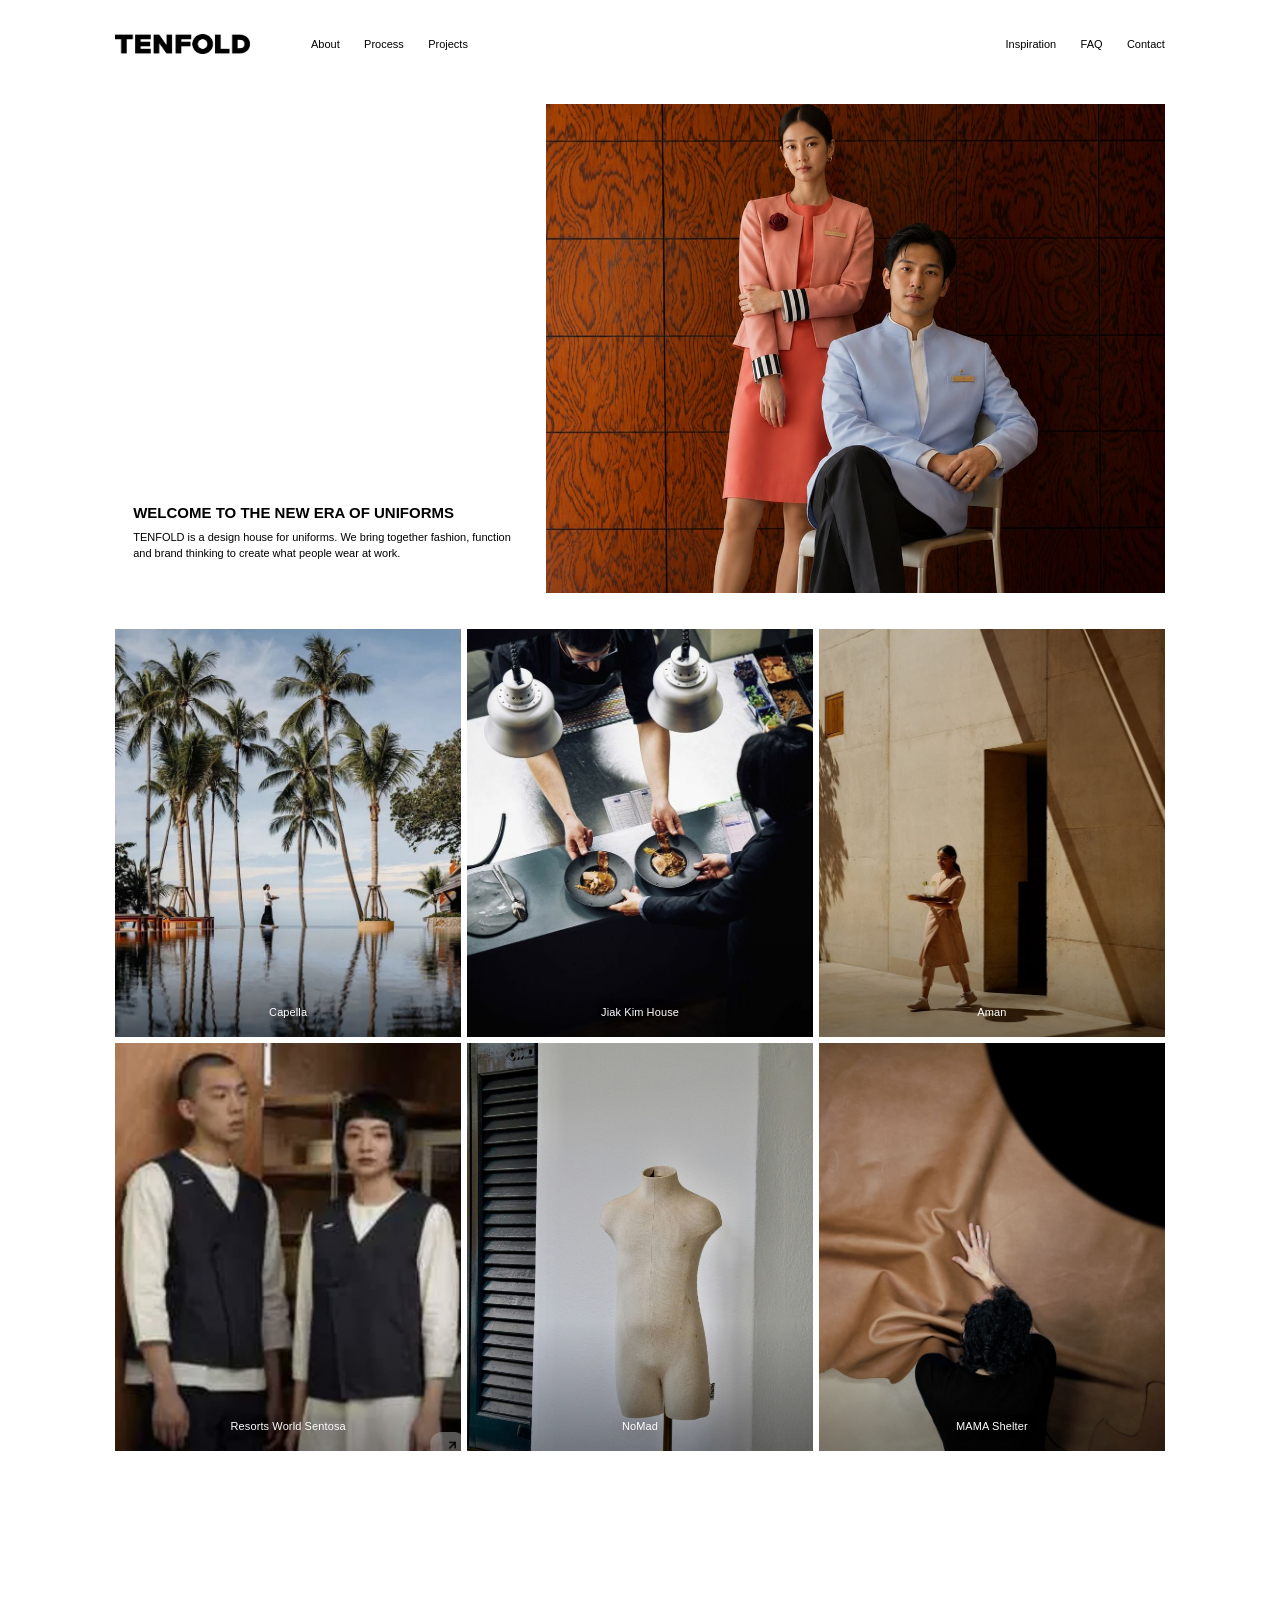
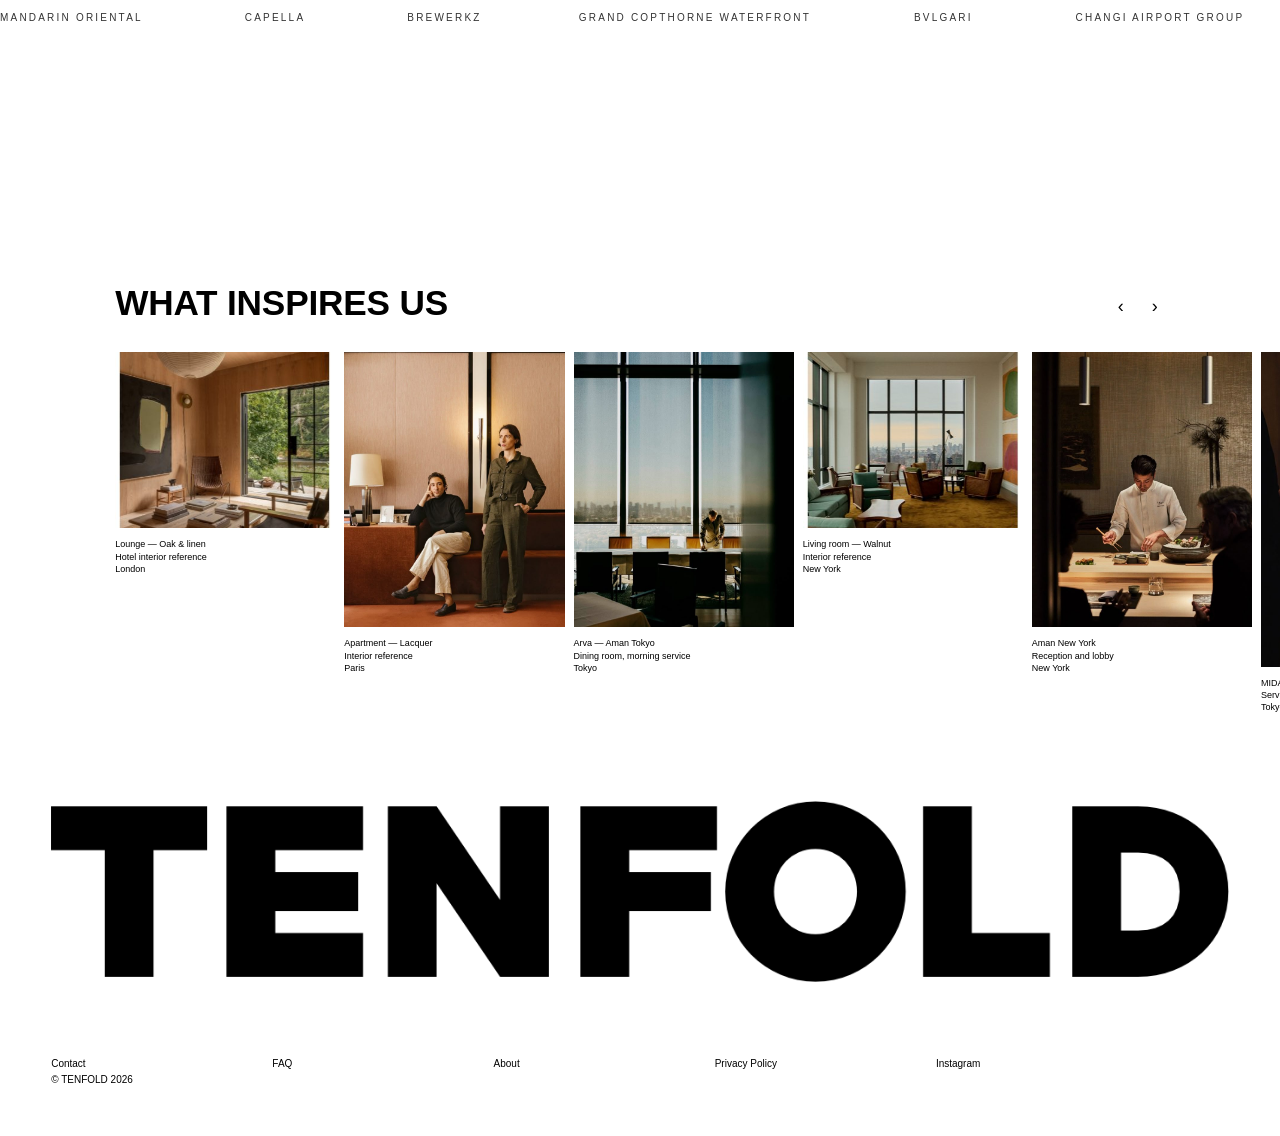
<file: index.html>
<!DOCTYPE html>
<html lang="en">
<head>
  <meta charset="utf-8" />
  <meta name="viewport" content="width=device-width, initial-scale=1" />
  <title>TENFOLD — Welcome to the new era of uniforms</title>
  <meta name="description" content="TENFOLD is a design house for uniforms. We bring together fashion, function and brand thinking to create what people wear at work." />
  <meta property="og:title" content="TENFOLD — Welcome to the new era of uniforms" />
  <meta property="og:description" content="TENFOLD is a design house for uniforms. We bring together fashion, function and brand thinking to create what people wear at work." />
  <meta property="og:image" content="assets/img/hero-01.jpg" />
  <link rel="icon" href="data:image/svg+xml,%3Csvg xmlns='http://www.w3.org/2000/svg' viewBox='0 0 32 32'%3E%3Crect width='32' height='32' fill='%23fff'/%3E%3Cpath d='M7 8h18v4h-7v12h-4V12H7z' fill='%23000'/%3E%3C/svg%3E" />
  <link rel="stylesheet" href="css/style.css?v=202610122246" />
</head>
<body data-page="home">

  <!-- ===================== TOP MENU — fixed, stays in place on scroll ===================== -->
  <header class="nav" id="nav">
    <a class="nav__logo" href="index.html" aria-label="Tenfold — home"><img src="assets/img/logo-black.png" alt="TENFOLD" width="1358" height="209" /></a>
    <nav class="nav__group nav__group--left" aria-label="Primary">
      <a href="about.html" data-page="about">About</a>
      <a href="process.html" data-page="process">Process</a>
      <a href="projects.html" data-page="projects">Projects</a>
    </nav>
    <nav class="nav__group nav__group--right" aria-label="Secondary">
      <a href="inspiration.html" data-page="inspiration">Inspiration</a>
      <a href="faq.html" data-page="faq">FAQ</a>
      <a href="contact.html" data-page="contact" data-open-contact>Contact</a>
    </nav>
    <button class="nav__burger" type="button" aria-label="Open menu" aria-expanded="false" data-menu-toggle><i></i><i></i></button>
  </header>

  <!-- Mobile menu -->
  <div class="menu" id="menu" aria-hidden="true">
    <a href="index.html" data-page="home" data-menu-close>Home</a>
    <a href="about.html" data-page="about" data-menu-close>About</a>
    <a href="process.html" data-page="process" data-menu-close>Process</a>
    <a href="projects.html" data-page="projects" data-menu-close>Projects</a>
    <a href="inspiration.html" data-page="inspiration" data-menu-close>Inspiration</a>
    <a href="faq.html" data-page="faq" data-menu-close>FAQ</a>
    <button type="button" data-open-contact>Contact</button>
  </div>

  <main id="top">

    <!-- ===================== HERO — copy bottom-left, photo/video right ===================== -->
    <section class="hero" aria-label="Welcome">
      <div class="hero__copy">
        <h1 class="h-small">Welcome to the new era of uniforms</h1>
        <p>TENFOLD is a design house for uniforms. We bring together fashion, function and brand thinking to create what people wear at work.</p>
      </div>
      <!-- A myriad of videos and photos: bartenders, hotel interiors, housekeeping by the pool, process, doormen.
           Add a <video muted loop playsinline src="assets/video/..."> here and it joins the rotation. -->
      <div class="hero__media" data-slideshow data-interval="4200">
        <img class="is-active" src="assets/img/hero-01.jpg" alt="Two hotel team members in coral and powder-blue uniforms, seated against wood panelling" />
        <img src="assets/img/hero-02.jpg" alt="A doorman opening the door of a hotel" loading="lazy" />
        <img src="assets/img/hero-03.jpg" alt="A zoomed-out view of a housekeeper walking down the poolside" loading="lazy" />
        <img src="assets/img/hero-04.jpg" alt="A weaver at a loom — the creative process" loading="lazy" />
        <img src="assets/img/hero-05.jpg" alt="The interior of a hotel lobby" loading="lazy" />
      </div>
    </section>

    <!-- ===================== PHONEBOOK GRID — images fill the page ===================== -->
    <section class="grid" aria-label="Projects">
      <a class="tile" href="projects.html"><img src="assets/img/grid-capella.jpg" alt="Poolside at a resort, palms against the sea" loading="lazy" /><span>Capella</span></a>
      <a class="tile" href="projects.html"><img src="assets/img/grid-jiakkim.jpg" alt="Chefs plating at the pass" loading="lazy" /><span>Jiak Kim House</span></a>
      <a class="tile" href="projects.html"><img src="assets/img/grid-aman.jpg" alt="A member of staff walking through a sunlit courtyard" loading="lazy" /><span>Aman</span></a>
      <a class="tile" href="projects.html"><img src="assets/img/grid-rws.jpg" alt="Two team members in matching vests" loading="lazy" /><span>Resorts World Sentosa</span></a>
      <a class="tile" href="projects.html"><img src="assets/img/blankcanvas-lg.jpg" alt="Dress form in the atelier" loading="lazy" /><span>NoMad</span></a>
      <a class="tile" href="projects.html"><img src="assets/img/grid-mama.jpg" alt="Hands working a sheet of leather" loading="lazy" /><span>MAMA Shelter</span></a>
    </section>

    <!-- ===================== CLIENT LOGO CAROUSEL (moving) — swap text for logo files ===================== -->
    <section class="clients" aria-label="Our clients">
      <div class="clients__track">
        <ul class="clients__list">
          <li class="clients__item">Mandarin Oriental</li>
          <li class="clients__item">Capella</li>
          <li class="clients__item">Brewerkz</li>
          <li class="clients__item">Grand Copthorne Waterfront</li>
          <li class="clients__item">Bvlgari</li>
          <li class="clients__item">Changi Airport Group</li>
          <li class="clients__item">Parkroyal Collection</li>
          <li class="clients__item">The Fullerton</li>
          <li class="clients__item">Raffles</li>
        </ul>
        <ul class="clients__list" aria-hidden="true">
          <li class="clients__item">Mandarin Oriental</li>
          <li class="clients__item">Capella</li>
          <li class="clients__item">Brewerkz</li>
          <li class="clients__item">Grand Copthorne Waterfront</li>
          <li class="clients__item">Bvlgari</li>
          <li class="clients__item">Changi Airport Group</li>
          <li class="clients__item">Parkroyal Collection</li>
          <li class="clients__item">The Fullerton</li>
          <li class="clients__item">Raffles</li>
        </ul>
      </div>
    </section>

    <!-- ===================== WHAT INSPIRES US — carousel ===================== -->
    <section class="inspire" aria-labelledby="inspire-title" data-carousel>
      <div class="inspire__head">
        <h2 class="h-big" id="inspire-title">What inspires us</h2>
        <div class="inspire__arrows">
          <button type="button" aria-label="Previous" data-prev>&lsaquo;</button>
          <button type="button" aria-label="Next" data-next>&rsaquo;</button>
        </div>
      </div>
      <div class="carousel">
          <article class="card is-short"><figure><img src="assets/img/insp-01.jpg" alt="Lounge — Oak &amp; linen" loading="lazy" /></figure><p class="card__cap"><span>Lounge — Oak &amp; linen</span><span>Hotel interior reference</span><span>London</span></p></article>
          <article class="card"><figure><img src="assets/img/insp-03.jpg" alt="Apartment — Lacquer" loading="lazy" /></figure><p class="card__cap"><span>Apartment — Lacquer</span><span>Interior reference</span><span>Paris</span></p></article>
          <article class="card"><figure><img src="assets/img/insp-04.jpg" alt="Arva — Aman Tokyo" loading="lazy" /></figure><p class="card__cap"><span>Arva — Aman Tokyo</span><span>Dining room, morning service</span><span>Tokyo</span></p></article>
          <article class="card is-short"><figure><img src="assets/img/insp-02.jpg" alt="Living room — Walnut" loading="lazy" /></figure><p class="card__cap"><span>Living room — Walnut</span><span>Interior reference</span><span>New York</span></p></article>
          <article class="card"><figure><img src="assets/img/insp-06.jpg" alt="Aman New York" loading="lazy" /></figure><p class="card__cap"><span>Aman New York</span><span>Reception and lobby</span><span>New York</span></p></article>
          <article class="card is-tall"><figure><img src="assets/img/insp-05.jpg" alt="MIDA — Late night" loading="lazy" /></figure><p class="card__cap"><span>MIDA — Late night</span><span>Service at the pass</span><span>Tokyo</span></p></article>
          <article class="card"><figure><img src="assets/img/insp-08.jpg" alt="Cloth study" loading="lazy" /></figure><p class="card__cap"><span>Cloth study</span><span>Weight and drape</span><span>Atelier</span></p></article>
          <article class="card is-tall"><figure><img src="assets/img/insp-07.jpg" alt="New Nordic kitchen" loading="lazy" /></figure><p class="card__cap"><span>New Nordic kitchen</span><span>Whites under steam</span><span>Copenhagen</span></p></article>
          <article class="card is-short"><figure><img src="assets/img/curves-md.jpg" alt="Terracotta — Light" loading="lazy" /></figure><p class="card__cap"><span>Terracotta — Light</span><span>Architecture reference</span><span>Marrakech</span></p></article>
          <article class="card"><figure><img src="assets/img/fabricsfrombuildings-md.jpg" alt="Fabric from buildings" loading="lazy" /></figure><p class="card__cap"><span>Fabric from buildings</span><span>Texture study</span><span>Atelier</span></p></article>
      </div>
    </section>

  </main>

  <!-- ===================== WORDMARK + FOOTER ===================== -->
  <footer class="footer">
    <a class="wordmark" href="index.html" aria-label="Tenfold — home"><img src="assets/img/logo-black.png" alt="TENFOLD" width="1358" height="209" loading="lazy" /></a>
    <div class="footer__row">
      <div><a href="contact.html" data-open-contact>Contact</a><small>&copy; TENFOLD <span class="year"></span></small></div>
      <div><a href="faq.html">FAQ</a></div>
      <div><a href="about.html">About</a></div>
      <div><a href="#">Privacy Policy</a></div>
      <div><a href="https://www.instagram.com/" target="_blank" rel="noopener">Instagram</a></div>
    </div>
  </footer>

  <!-- ===================== CONTACT — pops out over the page ===================== -->
  <div class="veil" data-close-contact></div>
  <aside class="panel" id="contact-panel" role="dialog" aria-modal="true" aria-label="Contact us" aria-hidden="true">
    <div class="panel__head">
      <span>Contact us</span>
      <button type="button" class="panel__close" data-close-contact>Close</button>
    </div>
    <form class="form" id="form-contact" novalidate>
        <div class="form__row">
          <div class="field"><label class="sr-only" for="c-first">First name</label><input id="c-first" name="first_name" type="text" placeholder="First name *" autocomplete="given-name" required /></div>
          <div class="field"><label class="sr-only" for="c-last">Last name</label><input id="c-last" name="last_name" type="text" placeholder="Last name *" autocomplete="family-name" required /></div>
        </div>
        <div class="form__row">
          <div class="field"><label class="sr-only" for="c-email">Email</label><input id="c-email" name="email" type="email" placeholder="Email *" autocomplete="email" required /></div>
          <div class="field"><label class="sr-only" for="c-phone">Phone</label><input id="c-phone" name="phone" type="tel" placeholder="Phone" autocomplete="tel" /></div>
        </div>
        <div class="form__row form__row--1">
          <div class="field"><label class="sr-only" for="c-subject">Choose subject</label>
            <select id="c-subject" name="subject">
              <option value="">Choose subject</option>
              <option>New uniform project</option>
              <option>Reorder or alterations</option>
              <option>Press &amp; collaborations</option>
              <option>General enquiry</option>
            </select>
          </div>
        </div>
        <div class="form__row form__row--1">
          <div class="field"><label class="sr-only" for="c-msg">Message</label><textarea id="c-msg" name="message" rows="1" placeholder="Message *" required></textarea></div>
        </div>
        <button type="submit" class="btn-send">Send</button>
        <p class="form__note">* Required fields</p>
        <p class="form__ok" role="status" aria-live="polite"></p>
      </form>
    <dl class="panel__details">
        <dt>Tel</dt>
        <dd><a href="tel:+6569100263">+65 6910 0263</a><br />From Monday to Friday from 9 am to 6 pm SGT, excluding holidays.</dd>
        <dt>WhatsApp</dt>
        <dd><a href="https://wa.me/6569100263" target="_blank" rel="noopener">+65 6910 0263</a></dd>
        <dt>Email</dt>
        <dd><a href="mailto:industries.tenfold@gmail.com">industries.tenfold@gmail.com</a></dd>
        <dt>Atelier</dt>
        <dd>16 Shaw Road, #02-10<br />Singapore 367954<br />By appointment only.</dd>
      </dl>
  </aside>

  <script src="js/main.js?v=202610122246" defer></script>
</body>
</html>
</file>
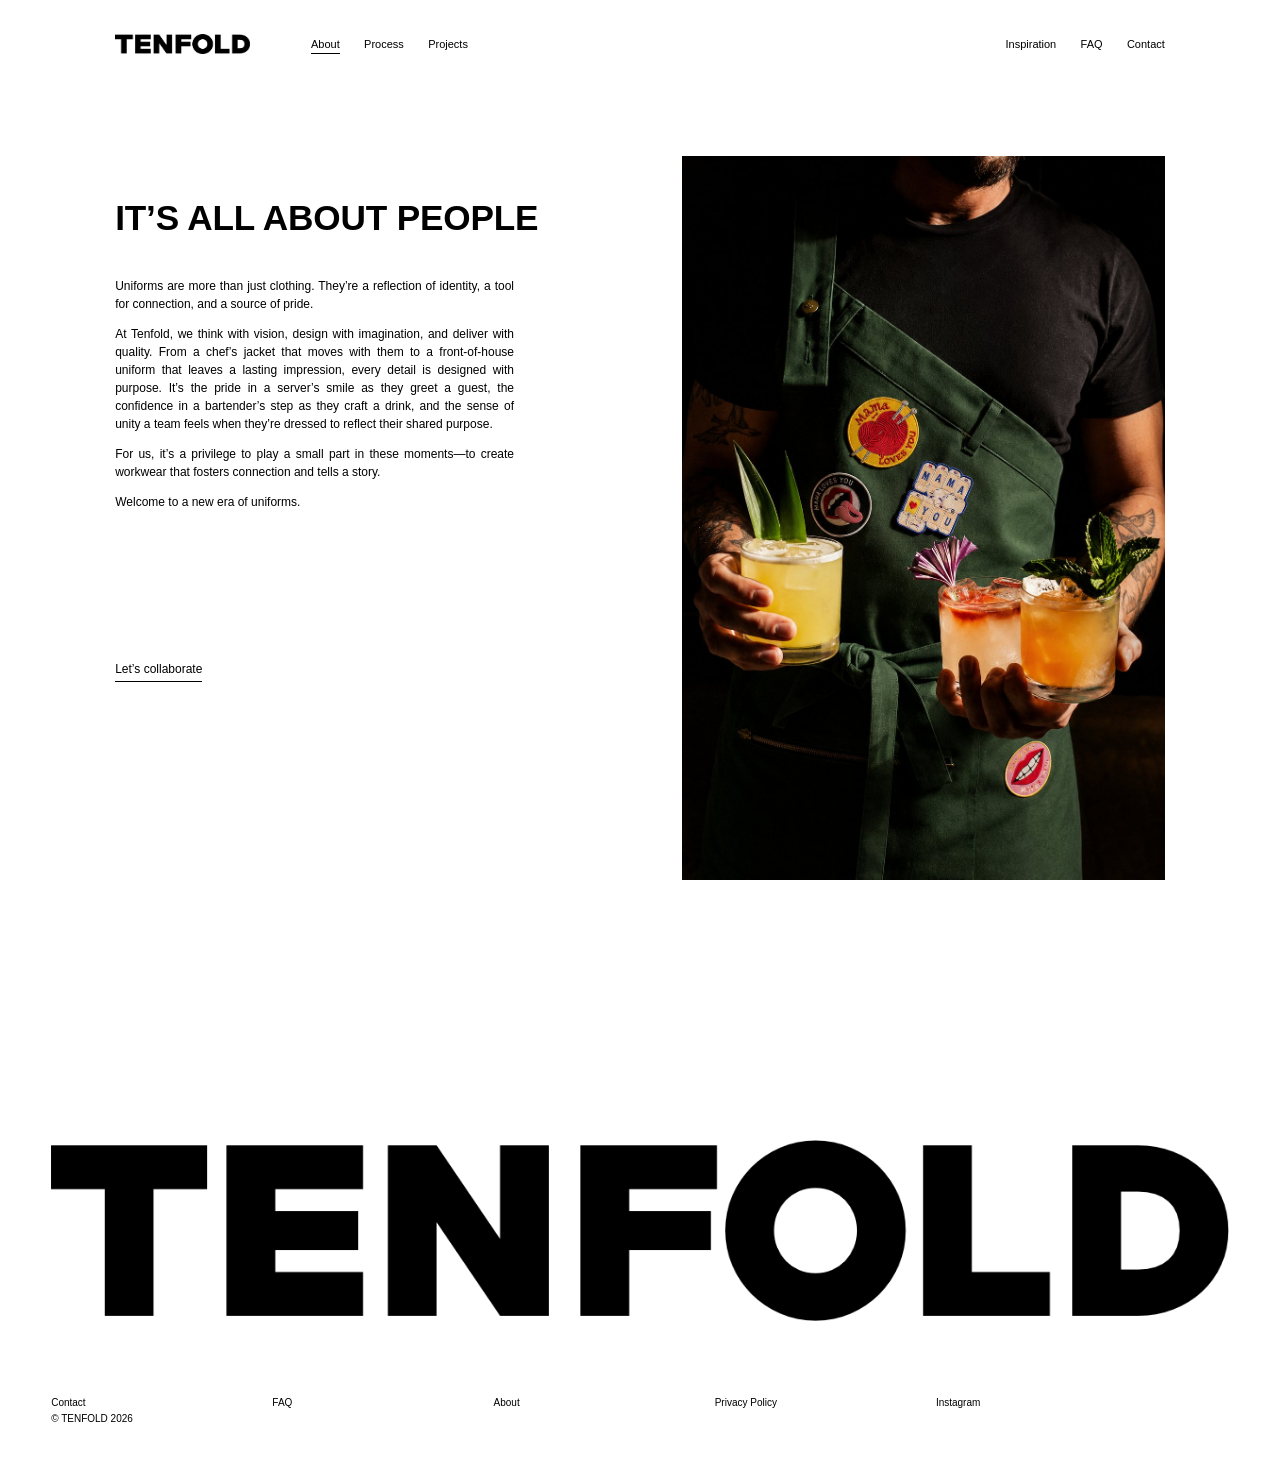
<file: about.html>
<!DOCTYPE html>
<html lang="en">
<head>
  <meta charset="utf-8" />
  <meta name="viewport" content="width=device-width, initial-scale=1" />
  <title>About — TENFOLD</title>
  <meta name="description" content="Uniforms are more than just clothing. They're a reflection of identity, a tool for connection, and a source of pride." />
  <meta property="og:title" content="About — TENFOLD" />
  <meta property="og:description" content="Uniforms are more than just clothing. They're a reflection of identity, a tool for connection, and a source of pride." />
  <meta property="og:image" content="assets/img/about-apron.jpg" />
  <link rel="icon" href="data:image/svg+xml,%3Csvg xmlns='http://www.w3.org/2000/svg' viewBox='0 0 32 32'%3E%3Crect width='32' height='32' fill='%23fff'/%3E%3Cpath d='M7 8h18v4h-7v12h-4V12H7z' fill='%23000'/%3E%3C/svg%3E" />
  <link rel="stylesheet" href="css/style.css?v=202610122246" />
</head>
<body data-page="about">

  <!-- ===================== TOP MENU — fixed, stays in place on scroll ===================== -->
  <header class="nav" id="nav">
    <a class="nav__logo" href="index.html" aria-label="Tenfold — home"><img src="assets/img/logo-black.png" alt="TENFOLD" width="1358" height="209" /></a>
    <nav class="nav__group nav__group--left" aria-label="Primary">
      <a href="about.html" data-page="about" aria-current="page">About</a>
      <a href="process.html" data-page="process">Process</a>
      <a href="projects.html" data-page="projects">Projects</a>
    </nav>
    <nav class="nav__group nav__group--right" aria-label="Secondary">
      <a href="inspiration.html" data-page="inspiration">Inspiration</a>
      <a href="faq.html" data-page="faq">FAQ</a>
      <a href="contact.html" data-page="contact" data-open-contact>Contact</a>
    </nav>
    <button class="nav__burger" type="button" aria-label="Open menu" aria-expanded="false" data-menu-toggle><i></i><i></i></button>
  </header>

  <!-- Mobile menu -->
  <div class="menu" id="menu" aria-hidden="true">
    <a href="index.html" data-page="home" data-menu-close>Home</a>
    <a href="about.html" data-page="about" data-menu-close>About</a>
    <a href="process.html" data-page="process" data-menu-close>Process</a>
    <a href="projects.html" data-page="projects" data-menu-close>Projects</a>
    <a href="inspiration.html" data-page="inspiration" data-menu-close>Inspiration</a>
    <a href="faq.html" data-page="faq" data-menu-close>FAQ</a>
    <button type="button" data-open-contact>Contact</button>
  </div>

  <main id="top">

    <!-- ===================== ABOUT ===================== -->
    <section class="about" aria-labelledby="about-title">
      <div class="about__text">
        <h1 class="h-big" id="about-title">It&rsquo;s all about people</h1>
        <div class="copy">
          <p>Uniforms are more than just clothing. They&rsquo;re a reflection of identity, a tool for connection, and a source of pride.</p>
          <p>At Tenfold, we think with vision, design with imagination, and deliver with quality. From a chef&rsquo;s jacket that moves with them to a front-of-house uniform that leaves a lasting impression, every detail is designed with purpose. It&rsquo;s the pride in a server&rsquo;s smile as they greet a guest, the confidence in a bartender&rsquo;s step as they craft a drink, and the sense of unity a team feels when they&rsquo;re dressed to reflect their shared purpose.</p>
          <p>For us, it&rsquo;s a privilege to play a small part in these moments&mdash;to create workwear that fosters connection and tells a story.</p>
          <p>Welcome to a new era of uniforms.</p>
        </div>
        <a class="link-u" href="contact.html" data-open-contact>Let&rsquo;s collaborate</a>
      </div>
      <figure class="about__media">
        <img src="assets/img/about-apron.jpg" alt="A bartender in a green apron covered in patches, holding three cocktails" />
      </figure>
    </section>

  </main>

  <!-- ===================== WORDMARK + FOOTER ===================== -->
  <footer class="footer footer--about">
    <a class="wordmark" href="index.html" aria-label="Tenfold — home"><img src="assets/img/logo-black.png" alt="TENFOLD" width="1358" height="209" loading="lazy" /></a>
    <div class="footer__row">
      <div><a href="contact.html" data-open-contact>Contact</a><small>&copy; TENFOLD <span class="year"></span></small></div>
      <div><a href="faq.html">FAQ</a></div>
      <div><a href="about.html">About</a></div>
      <div><a href="#">Privacy Policy</a></div>
      <div><a href="https://www.instagram.com/" target="_blank" rel="noopener">Instagram</a></div>
    </div>
  </footer>

  <!-- ===================== CONTACT — pops out over the page ===================== -->
  <div class="veil" data-close-contact></div>
  <aside class="panel" id="contact-panel" role="dialog" aria-modal="true" aria-label="Contact us" aria-hidden="true">
    <div class="panel__head">
      <span>Contact us</span>
      <button type="button" class="panel__close" data-close-contact>Close</button>
    </div>
    <form class="form" id="form-contact" novalidate>
        <div class="form__row">
          <div class="field"><label class="sr-only" for="c-first">First name</label><input id="c-first" name="first_name" type="text" placeholder="First name *" autocomplete="given-name" required /></div>
          <div class="field"><label class="sr-only" for="c-last">Last name</label><input id="c-last" name="last_name" type="text" placeholder="Last name *" autocomplete="family-name" required /></div>
        </div>
        <div class="form__row">
          <div class="field"><label class="sr-only" for="c-email">Email</label><input id="c-email" name="email" type="email" placeholder="Email *" autocomplete="email" required /></div>
          <div class="field"><label class="sr-only" for="c-phone">Phone</label><input id="c-phone" name="phone" type="tel" placeholder="Phone" autocomplete="tel" /></div>
        </div>
        <div class="form__row form__row--1">
          <div class="field"><label class="sr-only" for="c-subject">Choose subject</label>
            <select id="c-subject" name="subject">
              <option value="">Choose subject</option>
              <option>New uniform project</option>
              <option>Reorder or alterations</option>
              <option>Press &amp; collaborations</option>
              <option>General enquiry</option>
            </select>
          </div>
        </div>
        <div class="form__row form__row--1">
          <div class="field"><label class="sr-only" for="c-msg">Message</label><textarea id="c-msg" name="message" rows="1" placeholder="Message *" required></textarea></div>
        </div>
        <button type="submit" class="btn-send">Send</button>
        <p class="form__note">* Required fields</p>
        <p class="form__ok" role="status" aria-live="polite"></p>
      </form>
    <dl class="panel__details">
        <dt>Tel</dt>
        <dd><a href="tel:+6569100263">+65 6910 0263</a><br />From Monday to Friday from 9 am to 6 pm SGT, excluding holidays.</dd>
        <dt>WhatsApp</dt>
        <dd><a href="https://wa.me/6569100263" target="_blank" rel="noopener">+65 6910 0263</a></dd>
        <dt>Email</dt>
        <dd><a href="mailto:industries.tenfold@gmail.com">industries.tenfold@gmail.com</a></dd>
        <dt>Atelier</dt>
        <dd>16 Shaw Road, #02-10<br />Singapore 367954<br />By appointment only.</dd>
      </dl>
  </aside>

  <script src="js/main.js?v=202610122246" defer></script>
</body>
</html>
</file>
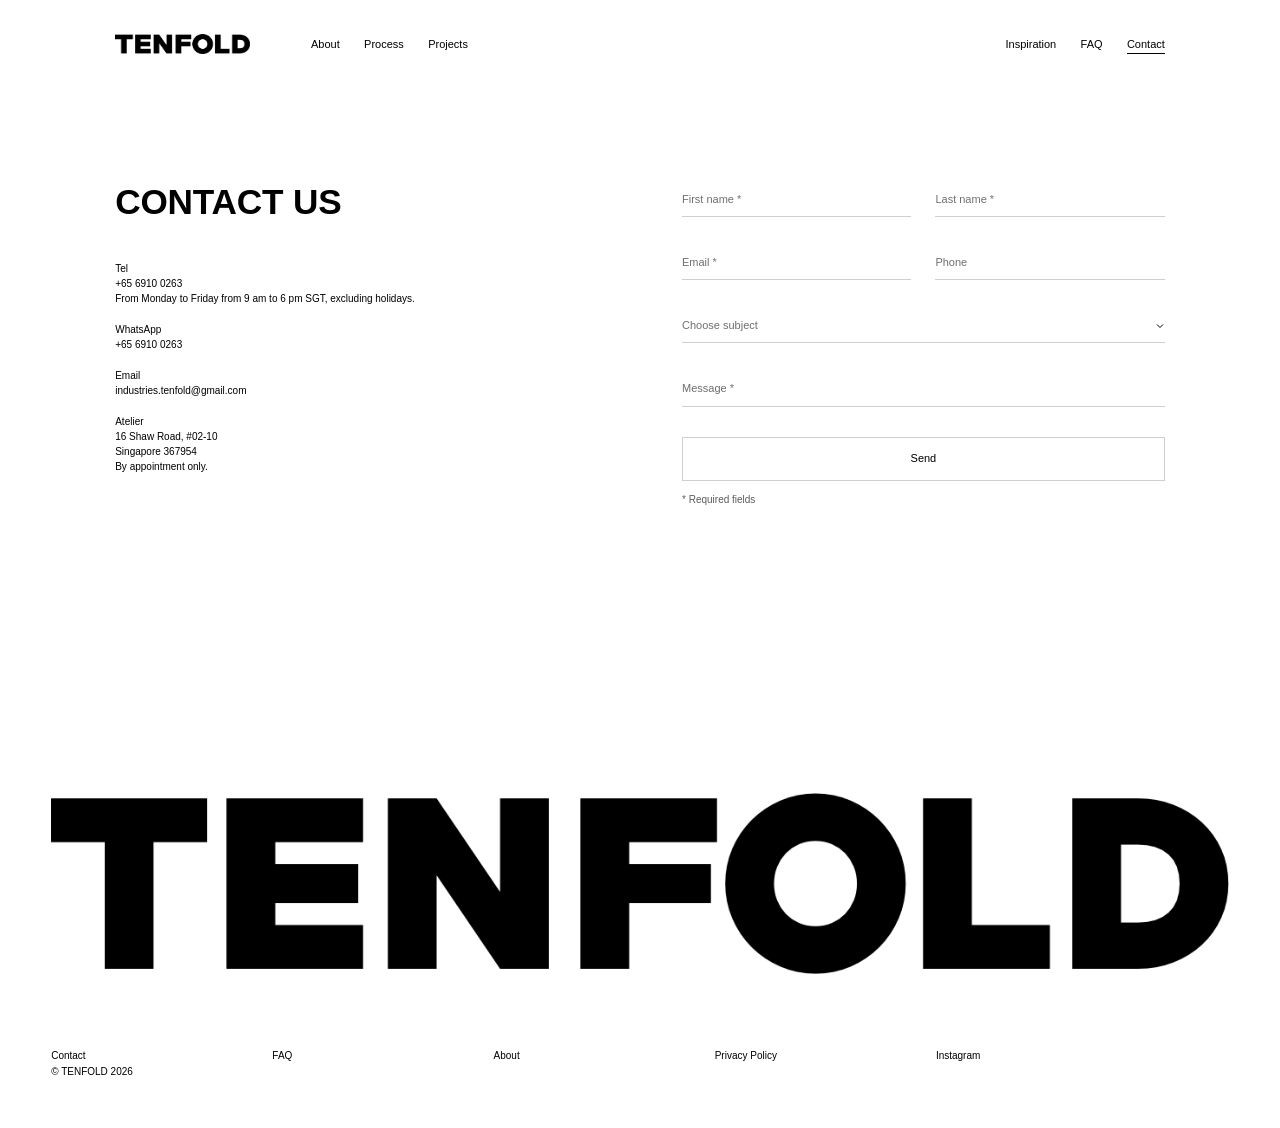
<file: contact.html>
<!DOCTYPE html>
<html lang="en">
<head>
  <meta charset="utf-8" />
  <meta name="viewport" content="width=device-width, initial-scale=1" />
  <title>Contact — TENFOLD</title>
  <meta name="description" content="Get in touch with Tenfold about your uniform project." />
  <meta property="og:title" content="Contact — TENFOLD" />
  <meta property="og:description" content="Get in touch with Tenfold about your uniform project." />
  <meta property="og:image" content="assets/img/hero-01.jpg" />
  <link rel="icon" href="data:image/svg+xml,%3Csvg xmlns='http://www.w3.org/2000/svg' viewBox='0 0 32 32'%3E%3Crect width='32' height='32' fill='%23fff'/%3E%3Cpath d='M7 8h18v4h-7v12h-4V12H7z' fill='%23000'/%3E%3C/svg%3E" />
  <link rel="stylesheet" href="css/style.css?v=202610122246" />
</head>
<body data-page="contact">

  <!-- ===================== TOP MENU — fixed, stays in place on scroll ===================== -->
  <header class="nav" id="nav">
    <a class="nav__logo" href="index.html" aria-label="Tenfold — home"><img src="assets/img/logo-black.png" alt="TENFOLD" width="1358" height="209" /></a>
    <nav class="nav__group nav__group--left" aria-label="Primary">
      <a href="about.html" data-page="about">About</a>
      <a href="process.html" data-page="process">Process</a>
      <a href="projects.html" data-page="projects">Projects</a>
    </nav>
    <nav class="nav__group nav__group--right" aria-label="Secondary">
      <a href="inspiration.html" data-page="inspiration">Inspiration</a>
      <a href="faq.html" data-page="faq">FAQ</a>
      <a href="contact.html" data-page="contact" data-open-contact>Contact</a>
    </nav>
    <button class="nav__burger" type="button" aria-label="Open menu" aria-expanded="false" data-menu-toggle><i></i><i></i></button>
  </header>

  <!-- Mobile menu -->
  <div class="menu" id="menu" aria-hidden="true">
    <a href="index.html" data-page="home" data-menu-close>Home</a>
    <a href="about.html" data-page="about" data-menu-close>About</a>
    <a href="process.html" data-page="process" data-menu-close>Process</a>
    <a href="projects.html" data-page="projects" data-menu-close>Projects</a>
    <a href="inspiration.html" data-page="inspiration" data-menu-close>Inspiration</a>
    <a href="faq.html" data-page="faq" data-menu-close>FAQ</a>
    <button type="button" data-open-contact>Contact</button>
  </div>

  <main id="top">

    <section class="contact-page" aria-labelledby="contact-title">
      <div>
        <h1 class="h-big" id="contact-title">Contact us</h1>
        <dl class="panel__details" style="margin-top:0">
        <dt>Tel</dt>
        <dd><a href="tel:+6569100263">+65 6910 0263</a><br />From Monday to Friday from 9 am to 6 pm SGT, excluding holidays.</dd>
        <dt>WhatsApp</dt>
        <dd><a href="https://wa.me/6569100263" target="_blank" rel="noopener">+65 6910 0263</a></dd>
        <dt>Email</dt>
        <dd><a href="mailto:industries.tenfold@gmail.com">industries.tenfold@gmail.com</a></dd>
        <dt>Atelier</dt>
        <dd>16 Shaw Road, #02-10<br />Singapore 367954<br />By appointment only.</dd>
      </dl>
      </div>
      <form class="form" id="form-contact-page" novalidate>
        <div class="form__row">
          <div class="field"><label class="sr-only" for="cp-first">First name</label><input id="cp-first" name="first_name" type="text" placeholder="First name *" autocomplete="given-name" required /></div>
          <div class="field"><label class="sr-only" for="cp-last">Last name</label><input id="cp-last" name="last_name" type="text" placeholder="Last name *" autocomplete="family-name" required /></div>
        </div>
        <div class="form__row">
          <div class="field"><label class="sr-only" for="cp-email">Email</label><input id="cp-email" name="email" type="email" placeholder="Email *" autocomplete="email" required /></div>
          <div class="field"><label class="sr-only" for="cp-phone">Phone</label><input id="cp-phone" name="phone" type="tel" placeholder="Phone" autocomplete="tel" /></div>
        </div>
        <div class="form__row form__row--1">
          <div class="field"><label class="sr-only" for="cp-subject">Choose subject</label>
            <select id="cp-subject" name="subject">
              <option value="">Choose subject</option>
              <option>New uniform project</option>
              <option>Reorder or alterations</option>
              <option>Press &amp; collaborations</option>
              <option>General enquiry</option>
            </select>
          </div>
        </div>
        <div class="form__row form__row--1">
          <div class="field"><label class="sr-only" for="cp-msg">Message</label><textarea id="cp-msg" name="message" rows="1" placeholder="Message *" required></textarea></div>
        </div>
        <button type="submit" class="btn-send">Send</button>
        <p class="form__note">* Required fields</p>
        <p class="form__ok" role="status" aria-live="polite"></p>
      </form>
    </section>

  </main>

  <!-- ===================== WORDMARK + FOOTER ===================== -->
  <footer class="footer footer--page">
    <a class="wordmark" href="index.html" aria-label="Tenfold — home"><img src="assets/img/logo-black.png" alt="TENFOLD" width="1358" height="209" loading="lazy" /></a>
    <div class="footer__row">
      <div><a href="contact.html" data-open-contact>Contact</a><small>&copy; TENFOLD <span class="year"></span></small></div>
      <div><a href="faq.html">FAQ</a></div>
      <div><a href="about.html">About</a></div>
      <div><a href="#">Privacy Policy</a></div>
      <div><a href="https://www.instagram.com/" target="_blank" rel="noopener">Instagram</a></div>
    </div>
  </footer>

  <!-- ===================== CONTACT — pops out over the page ===================== -->
  <div class="veil" data-close-contact></div>
  <aside class="panel" id="contact-panel" role="dialog" aria-modal="true" aria-label="Contact us" aria-hidden="true">
    <div class="panel__head">
      <span>Contact us</span>
      <button type="button" class="panel__close" data-close-contact>Close</button>
    </div>
    <form class="form" id="form-contact" novalidate>
        <div class="form__row">
          <div class="field"><label class="sr-only" for="c-first">First name</label><input id="c-first" name="first_name" type="text" placeholder="First name *" autocomplete="given-name" required /></div>
          <div class="field"><label class="sr-only" for="c-last">Last name</label><input id="c-last" name="last_name" type="text" placeholder="Last name *" autocomplete="family-name" required /></div>
        </div>
        <div class="form__row">
          <div class="field"><label class="sr-only" for="c-email">Email</label><input id="c-email" name="email" type="email" placeholder="Email *" autocomplete="email" required /></div>
          <div class="field"><label class="sr-only" for="c-phone">Phone</label><input id="c-phone" name="phone" type="tel" placeholder="Phone" autocomplete="tel" /></div>
        </div>
        <div class="form__row form__row--1">
          <div class="field"><label class="sr-only" for="c-subject">Choose subject</label>
            <select id="c-subject" name="subject">
              <option value="">Choose subject</option>
              <option>New uniform project</option>
              <option>Reorder or alterations</option>
              <option>Press &amp; collaborations</option>
              <option>General enquiry</option>
            </select>
          </div>
        </div>
        <div class="form__row form__row--1">
          <div class="field"><label class="sr-only" for="c-msg">Message</label><textarea id="c-msg" name="message" rows="1" placeholder="Message *" required></textarea></div>
        </div>
        <button type="submit" class="btn-send">Send</button>
        <p class="form__note">* Required fields</p>
        <p class="form__ok" role="status" aria-live="polite"></p>
      </form>
    <dl class="panel__details">
        <dt>Tel</dt>
        <dd><a href="tel:+6569100263">+65 6910 0263</a><br />From Monday to Friday from 9 am to 6 pm SGT, excluding holidays.</dd>
        <dt>WhatsApp</dt>
        <dd><a href="https://wa.me/6569100263" target="_blank" rel="noopener">+65 6910 0263</a></dd>
        <dt>Email</dt>
        <dd><a href="mailto:industries.tenfold@gmail.com">industries.tenfold@gmail.com</a></dd>
        <dt>Atelier</dt>
        <dd>16 Shaw Road, #02-10<br />Singapore 367954<br />By appointment only.</dd>
      </dl>
  </aside>

  <script src="js/main.js?v=202610122246" defer></script>
</body>
</html>
</file>
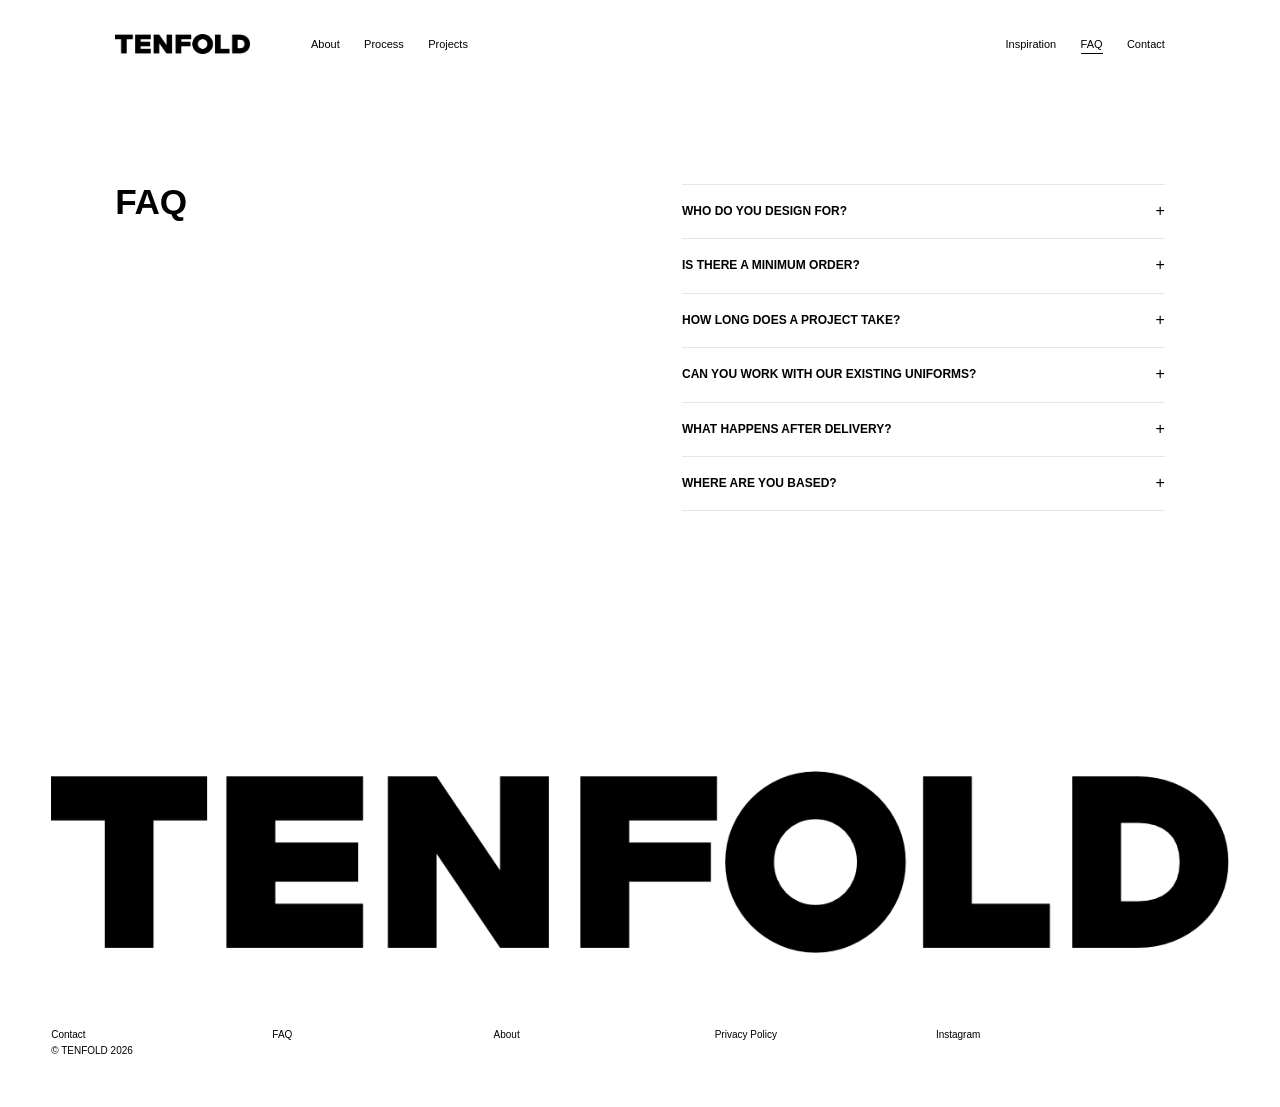
<file: faq.html>
<!DOCTYPE html>
<html lang="en">
<head>
  <meta charset="utf-8" />
  <meta name="viewport" content="width=device-width, initial-scale=1" />
  <title>FAQ — TENFOLD</title>
  <meta name="description" content="Frequently asked questions about working with Tenfold." />
  <meta property="og:title" content="FAQ — TENFOLD" />
  <meta property="og:description" content="Frequently asked questions about working with Tenfold." />
  <meta property="og:image" content="assets/img/hero-01.jpg" />
  <link rel="icon" href="data:image/svg+xml,%3Csvg xmlns='http://www.w3.org/2000/svg' viewBox='0 0 32 32'%3E%3Crect width='32' height='32' fill='%23fff'/%3E%3Cpath d='M7 8h18v4h-7v12h-4V12H7z' fill='%23000'/%3E%3C/svg%3E" />
  <link rel="stylesheet" href="css/style.css?v=202610122246" />
</head>
<body data-page="faq">

  <!-- ===================== TOP MENU — fixed, stays in place on scroll ===================== -->
  <header class="nav" id="nav">
    <a class="nav__logo" href="index.html" aria-label="Tenfold — home"><img src="assets/img/logo-black.png" alt="TENFOLD" width="1358" height="209" /></a>
    <nav class="nav__group nav__group--left" aria-label="Primary">
      <a href="about.html" data-page="about">About</a>
      <a href="process.html" data-page="process">Process</a>
      <a href="projects.html" data-page="projects">Projects</a>
    </nav>
    <nav class="nav__group nav__group--right" aria-label="Secondary">
      <a href="inspiration.html" data-page="inspiration">Inspiration</a>
      <a href="faq.html" data-page="faq" aria-current="page">FAQ</a>
      <a href="contact.html" data-page="contact" data-open-contact>Contact</a>
    </nav>
    <button class="nav__burger" type="button" aria-label="Open menu" aria-expanded="false" data-menu-toggle><i></i><i></i></button>
  </header>

  <!-- Mobile menu -->
  <div class="menu" id="menu" aria-hidden="true">
    <a href="index.html" data-page="home" data-menu-close>Home</a>
    <a href="about.html" data-page="about" data-menu-close>About</a>
    <a href="process.html" data-page="process" data-menu-close>Process</a>
    <a href="projects.html" data-page="projects" data-menu-close>Projects</a>
    <a href="inspiration.html" data-page="inspiration" data-menu-close>Inspiration</a>
    <a href="faq.html" data-page="faq" data-menu-close>FAQ</a>
    <button type="button" data-open-contact>Contact</button>
  </div>

  <main id="top">

    <section class="faq" aria-labelledby="faq-title">
      <h1 class="h-big" id="faq-title">FAQ</h1>
      <div>
          <details><summary>Who do you design for?</summary><p>Hotels, resorts, restaurants, bars, members&rsquo; clubs and corporate teams. If your people wear something to work, we can design it.</p></details>
          <details><summary>Is there a minimum order?</summary><p>Projects typically start from 30 pieces per style. Smaller runs can be arranged for prototypes, launches and senior roles.</p></details>
          <details><summary>How long does a project take?</summary><p>From first conversation to rollout, most collections take 12 to 20 weeks depending on scope, fabric sourcing and sampling rounds.</p></details>
          <details><summary>Can you work with our existing uniforms?</summary><p>Yes. We can refine, re-cut or extend an existing wardrobe, or build a new collection around pieces you want to keep.</p></details>
          <details><summary>What happens after delivery?</summary><p>We stay close. Reorders, alterations, new roles and seasonal additions are all part of the partnership.</p></details>
          <details><summary>Where are you based?</summary><p>Our atelier is at 16 Shaw Road, #02-10, Singapore 367954. Visits are by appointment only.</p></details>
      </div>
    </section>

  </main>

  <!-- ===================== WORDMARK + FOOTER ===================== -->
  <footer class="footer footer--page">
    <a class="wordmark" href="index.html" aria-label="Tenfold — home"><img src="assets/img/logo-black.png" alt="TENFOLD" width="1358" height="209" loading="lazy" /></a>
    <div class="footer__row">
      <div><a href="contact.html" data-open-contact>Contact</a><small>&copy; TENFOLD <span class="year"></span></small></div>
      <div><a href="faq.html">FAQ</a></div>
      <div><a href="about.html">About</a></div>
      <div><a href="#">Privacy Policy</a></div>
      <div><a href="https://www.instagram.com/" target="_blank" rel="noopener">Instagram</a></div>
    </div>
  </footer>

  <!-- ===================== CONTACT — pops out over the page ===================== -->
  <div class="veil" data-close-contact></div>
  <aside class="panel" id="contact-panel" role="dialog" aria-modal="true" aria-label="Contact us" aria-hidden="true">
    <div class="panel__head">
      <span>Contact us</span>
      <button type="button" class="panel__close" data-close-contact>Close</button>
    </div>
    <form class="form" id="form-contact" novalidate>
        <div class="form__row">
          <div class="field"><label class="sr-only" for="c-first">First name</label><input id="c-first" name="first_name" type="text" placeholder="First name *" autocomplete="given-name" required /></div>
          <div class="field"><label class="sr-only" for="c-last">Last name</label><input id="c-last" name="last_name" type="text" placeholder="Last name *" autocomplete="family-name" required /></div>
        </div>
        <div class="form__row">
          <div class="field"><label class="sr-only" for="c-email">Email</label><input id="c-email" name="email" type="email" placeholder="Email *" autocomplete="email" required /></div>
          <div class="field"><label class="sr-only" for="c-phone">Phone</label><input id="c-phone" name="phone" type="tel" placeholder="Phone" autocomplete="tel" /></div>
        </div>
        <div class="form__row form__row--1">
          <div class="field"><label class="sr-only" for="c-subject">Choose subject</label>
            <select id="c-subject" name="subject">
              <option value="">Choose subject</option>
              <option>New uniform project</option>
              <option>Reorder or alterations</option>
              <option>Press &amp; collaborations</option>
              <option>General enquiry</option>
            </select>
          </div>
        </div>
        <div class="form__row form__row--1">
          <div class="field"><label class="sr-only" for="c-msg">Message</label><textarea id="c-msg" name="message" rows="1" placeholder="Message *" required></textarea></div>
        </div>
        <button type="submit" class="btn-send">Send</button>
        <p class="form__note">* Required fields</p>
        <p class="form__ok" role="status" aria-live="polite"></p>
      </form>
    <dl class="panel__details">
        <dt>Tel</dt>
        <dd><a href="tel:+6569100263">+65 6910 0263</a><br />From Monday to Friday from 9 am to 6 pm SGT, excluding holidays.</dd>
        <dt>WhatsApp</dt>
        <dd><a href="https://wa.me/6569100263" target="_blank" rel="noopener">+65 6910 0263</a></dd>
        <dt>Email</dt>
        <dd><a href="mailto:industries.tenfold@gmail.com">industries.tenfold@gmail.com</a></dd>
        <dt>Atelier</dt>
        <dd>16 Shaw Road, #02-10<br />Singapore 367954<br />By appointment only.</dd>
      </dl>
  </aside>

  <script src="js/main.js?v=202610122246" defer></script>
</body>
</html>
</file>
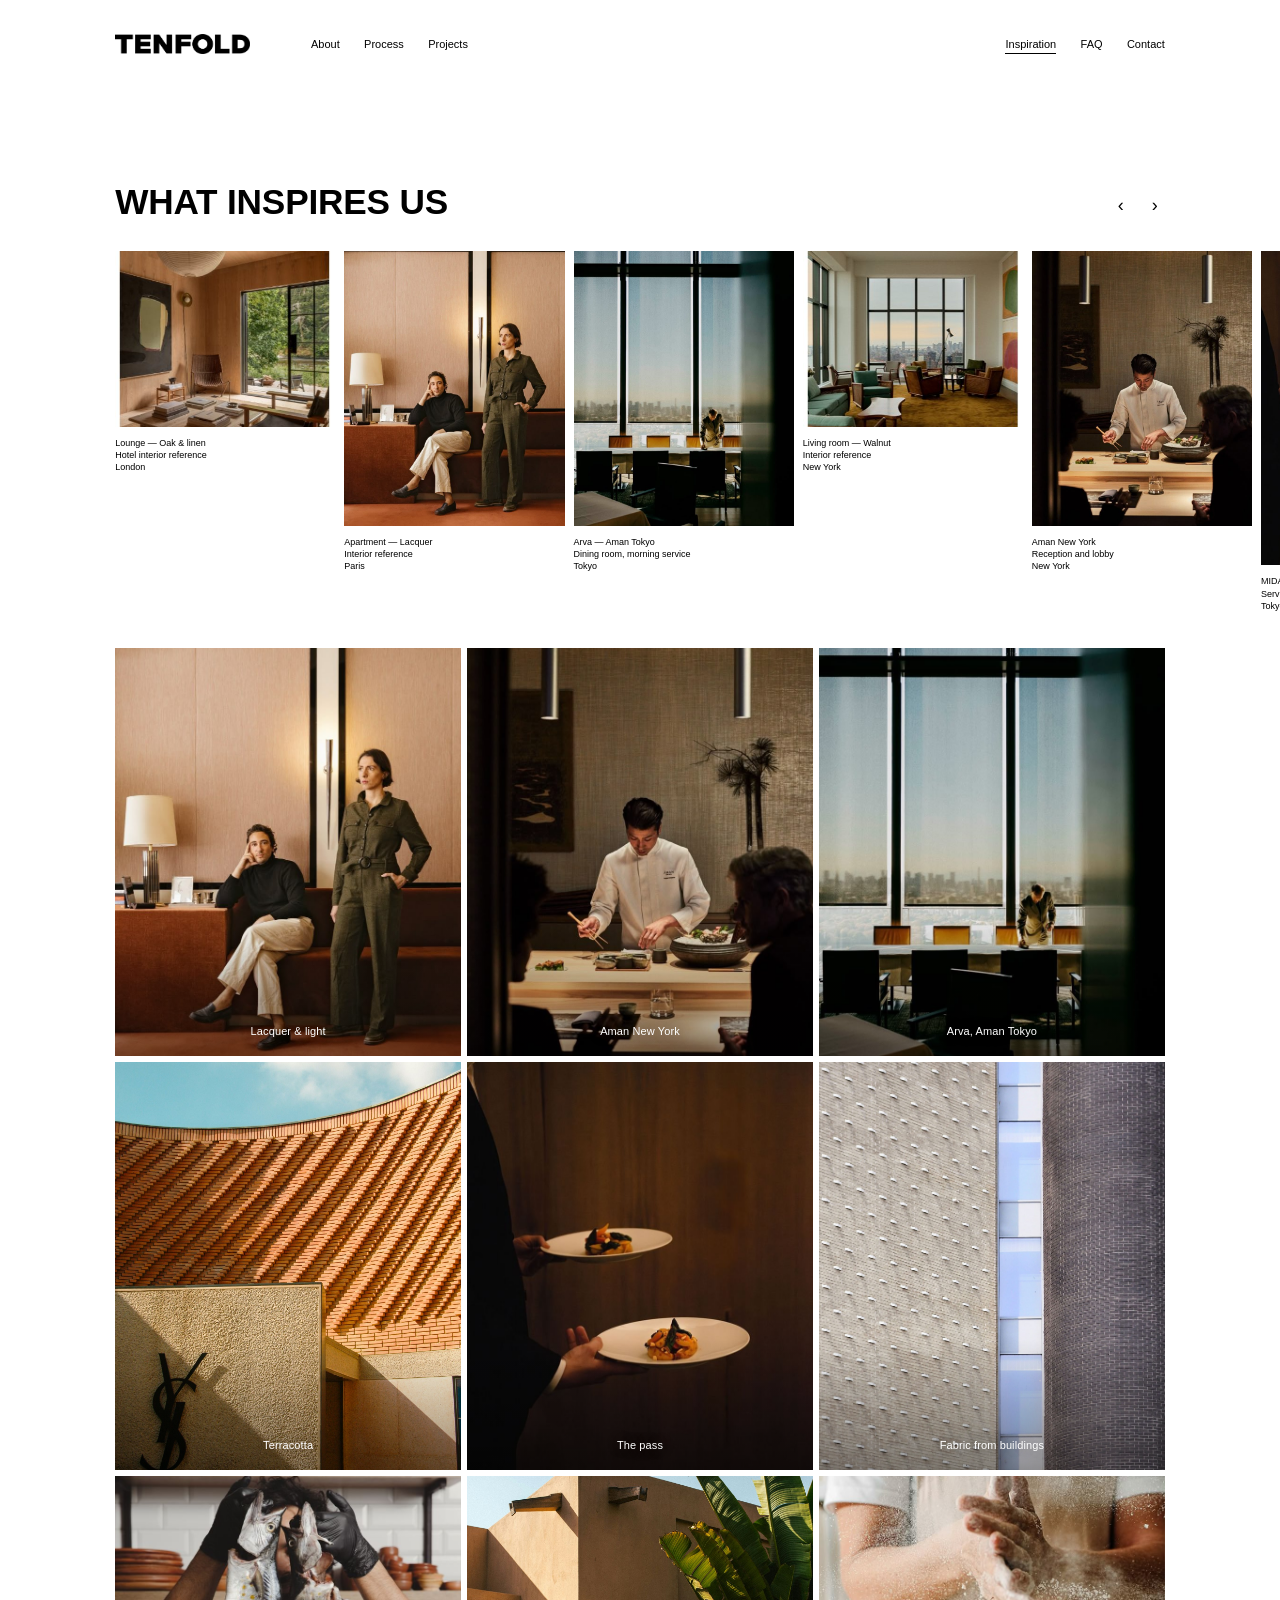
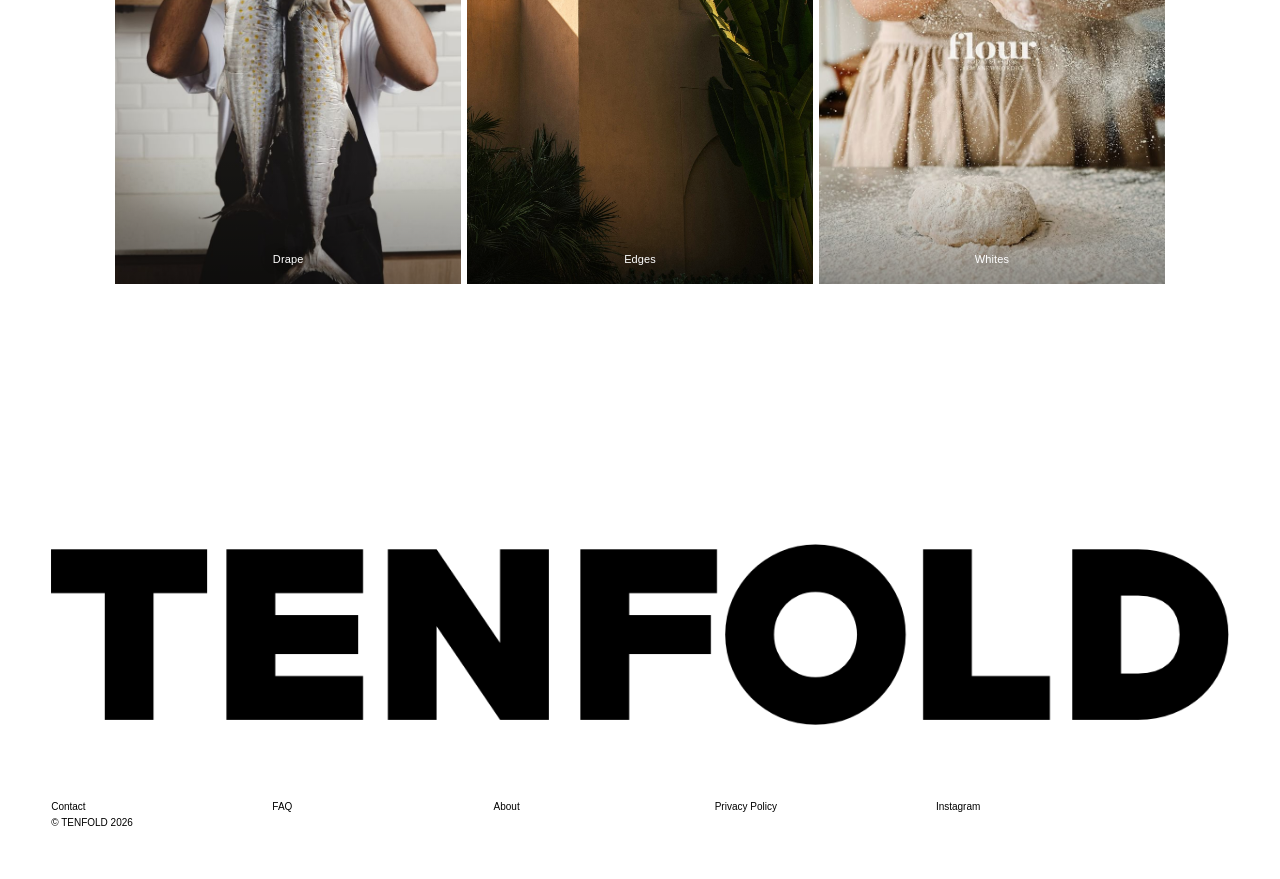
<file: inspiration.html>
<!DOCTYPE html>
<html lang="en">
<head>
  <meta charset="utf-8" />
  <meta name="viewport" content="width=device-width, initial-scale=1" />
  <title>Inspiration — TENFOLD</title>
  <meta name="description" content="Interiors, architecture, materials and service — what inspires the way we design uniforms." />
  <meta property="og:title" content="Inspiration — TENFOLD" />
  <meta property="og:description" content="Interiors, architecture, materials and service — what inspires the way we design uniforms." />
  <meta property="og:image" content="assets/img/insp-03.jpg" />
  <link rel="icon" href="data:image/svg+xml,%3Csvg xmlns='http://www.w3.org/2000/svg' viewBox='0 0 32 32'%3E%3Crect width='32' height='32' fill='%23fff'/%3E%3Cpath d='M7 8h18v4h-7v12h-4V12H7z' fill='%23000'/%3E%3C/svg%3E" />
  <link rel="stylesheet" href="css/style.css?v=202610122246" />
</head>
<body data-page="inspiration">

  <!-- ===================== TOP MENU — fixed, stays in place on scroll ===================== -->
  <header class="nav" id="nav">
    <a class="nav__logo" href="index.html" aria-label="Tenfold — home"><img src="assets/img/logo-black.png" alt="TENFOLD" width="1358" height="209" /></a>
    <nav class="nav__group nav__group--left" aria-label="Primary">
      <a href="about.html" data-page="about">About</a>
      <a href="process.html" data-page="process">Process</a>
      <a href="projects.html" data-page="projects">Projects</a>
    </nav>
    <nav class="nav__group nav__group--right" aria-label="Secondary">
      <a href="inspiration.html" data-page="inspiration" aria-current="page">Inspiration</a>
      <a href="faq.html" data-page="faq">FAQ</a>
      <a href="contact.html" data-page="contact" data-open-contact>Contact</a>
    </nav>
    <button class="nav__burger" type="button" aria-label="Open menu" aria-expanded="false" data-menu-toggle><i></i><i></i></button>
  </header>

  <!-- Mobile menu -->
  <div class="menu" id="menu" aria-hidden="true">
    <a href="index.html" data-page="home" data-menu-close>Home</a>
    <a href="about.html" data-page="about" data-menu-close>About</a>
    <a href="process.html" data-page="process" data-menu-close>Process</a>
    <a href="projects.html" data-page="projects" data-menu-close>Projects</a>
    <a href="inspiration.html" data-page="inspiration" data-menu-close>Inspiration</a>
    <a href="faq.html" data-page="faq" data-menu-close>FAQ</a>
    <button type="button" data-open-contact>Contact</button>
  </div>

  <main id="top">

    <!-- ===================== WHAT INSPIRES US — carousel ===================== -->
    <section class="inspire inspire--page" aria-labelledby="inspire-title" data-carousel>
      <div class="inspire__head">
        <h1 class="h-big" id="inspire-title">What inspires us</h1>
        <div class="inspire__arrows">
          <button type="button" aria-label="Previous" data-prev>&lsaquo;</button>
          <button type="button" aria-label="Next" data-next>&rsaquo;</button>
        </div>
      </div>
      <div class="carousel">
          <article class="card is-short"><figure><img src="assets/img/insp-01.jpg" alt="Lounge — Oak &amp; linen" loading="lazy" /></figure><p class="card__cap"><span>Lounge — Oak &amp; linen</span><span>Hotel interior reference</span><span>London</span></p></article>
          <article class="card"><figure><img src="assets/img/insp-03.jpg" alt="Apartment — Lacquer" loading="lazy" /></figure><p class="card__cap"><span>Apartment — Lacquer</span><span>Interior reference</span><span>Paris</span></p></article>
          <article class="card"><figure><img src="assets/img/insp-04.jpg" alt="Arva — Aman Tokyo" loading="lazy" /></figure><p class="card__cap"><span>Arva — Aman Tokyo</span><span>Dining room, morning service</span><span>Tokyo</span></p></article>
          <article class="card is-short"><figure><img src="assets/img/insp-02.jpg" alt="Living room — Walnut" loading="lazy" /></figure><p class="card__cap"><span>Living room — Walnut</span><span>Interior reference</span><span>New York</span></p></article>
          <article class="card"><figure><img src="assets/img/insp-06.jpg" alt="Aman New York" loading="lazy" /></figure><p class="card__cap"><span>Aman New York</span><span>Reception and lobby</span><span>New York</span></p></article>
          <article class="card is-tall"><figure><img src="assets/img/insp-05.jpg" alt="MIDA — Late night" loading="lazy" /></figure><p class="card__cap"><span>MIDA — Late night</span><span>Service at the pass</span><span>Tokyo</span></p></article>
          <article class="card"><figure><img src="assets/img/insp-08.jpg" alt="Cloth study" loading="lazy" /></figure><p class="card__cap"><span>Cloth study</span><span>Weight and drape</span><span>Atelier</span></p></article>
          <article class="card is-tall"><figure><img src="assets/img/insp-07.jpg" alt="New Nordic kitchen" loading="lazy" /></figure><p class="card__cap"><span>New Nordic kitchen</span><span>Whites under steam</span><span>Copenhagen</span></p></article>
          <article class="card is-short"><figure><img src="assets/img/curves-md.jpg" alt="Terracotta — Light" loading="lazy" /></figure><p class="card__cap"><span>Terracotta — Light</span><span>Architecture reference</span><span>Marrakech</span></p></article>
          <article class="card"><figure><img src="assets/img/fabricsfrombuildings-md.jpg" alt="Fabric from buildings" loading="lazy" /></figure><p class="card__cap"><span>Fabric from buildings</span><span>Texture study</span><span>Atelier</span></p></article>
      </div>
    </section>

    <!-- ===================== PHONEBOOK GRID — images fill the page ===================== -->
    <section class="grid" aria-label="Inspiration">
      <figure class="tile"><img src="assets/img/insp-03.jpg" alt="Parisian apartment interior" loading="lazy" /><figcaption>Lacquer &amp; light</figcaption></figure>
      <figure class="tile"><img src="assets/img/insp-06.jpg" alt="Hotel reception" loading="lazy" /><figcaption>Aman New York</figcaption></figure>
      <figure class="tile"><img src="assets/img/insp-04.jpg" alt="Dining room" loading="lazy" /><figcaption>Arva, Aman Tokyo</figcaption></figure>
      <figure class="tile"><img src="assets/img/curves-lg.jpg" alt="Curved façade in warm light" loading="lazy" /><figcaption>Terracotta</figcaption></figure>
      <figure class="tile"><img src="assets/img/insp-05.jpg" alt="Plates leaving the kitchen" loading="lazy" /><figcaption>The pass</figcaption></figure>
      <figure class="tile"><img src="assets/img/fabricsfrombuildings-lg.jpg" alt="Texture study" loading="lazy" /><figcaption>Fabric from buildings</figcaption></figure>
      <figure class="tile"><img src="assets/img/insp-08.jpg" alt="Cloth study" loading="lazy" /><figcaption>Drape</figcaption></figure>
      <figure class="tile"><img src="assets/img/edges-lg.jpg" alt="Shadow on a plaster wall" loading="lazy" /><figcaption>Edges</figcaption></figure>
      <figure class="tile"><img src="assets/img/insp-07.jpg" alt="Kitchen in steam" loading="lazy" /><figcaption>Whites</figcaption></figure>
    </section>

  </main>

  <!-- ===================== WORDMARK + FOOTER ===================== -->
  <footer class="footer footer--page">
    <a class="wordmark" href="index.html" aria-label="Tenfold — home"><img src="assets/img/logo-black.png" alt="TENFOLD" width="1358" height="209" loading="lazy" /></a>
    <div class="footer__row">
      <div><a href="contact.html" data-open-contact>Contact</a><small>&copy; TENFOLD <span class="year"></span></small></div>
      <div><a href="faq.html">FAQ</a></div>
      <div><a href="about.html">About</a></div>
      <div><a href="#">Privacy Policy</a></div>
      <div><a href="https://www.instagram.com/" target="_blank" rel="noopener">Instagram</a></div>
    </div>
  </footer>

  <!-- ===================== CONTACT — pops out over the page ===================== -->
  <div class="veil" data-close-contact></div>
  <aside class="panel" id="contact-panel" role="dialog" aria-modal="true" aria-label="Contact us" aria-hidden="true">
    <div class="panel__head">
      <span>Contact us</span>
      <button type="button" class="panel__close" data-close-contact>Close</button>
    </div>
    <form class="form" id="form-contact" novalidate>
        <div class="form__row">
          <div class="field"><label class="sr-only" for="c-first">First name</label><input id="c-first" name="first_name" type="text" placeholder="First name *" autocomplete="given-name" required /></div>
          <div class="field"><label class="sr-only" for="c-last">Last name</label><input id="c-last" name="last_name" type="text" placeholder="Last name *" autocomplete="family-name" required /></div>
        </div>
        <div class="form__row">
          <div class="field"><label class="sr-only" for="c-email">Email</label><input id="c-email" name="email" type="email" placeholder="Email *" autocomplete="email" required /></div>
          <div class="field"><label class="sr-only" for="c-phone">Phone</label><input id="c-phone" name="phone" type="tel" placeholder="Phone" autocomplete="tel" /></div>
        </div>
        <div class="form__row form__row--1">
          <div class="field"><label class="sr-only" for="c-subject">Choose subject</label>
            <select id="c-subject" name="subject">
              <option value="">Choose subject</option>
              <option>New uniform project</option>
              <option>Reorder or alterations</option>
              <option>Press &amp; collaborations</option>
              <option>General enquiry</option>
            </select>
          </div>
        </div>
        <div class="form__row form__row--1">
          <div class="field"><label class="sr-only" for="c-msg">Message</label><textarea id="c-msg" name="message" rows="1" placeholder="Message *" required></textarea></div>
        </div>
        <button type="submit" class="btn-send">Send</button>
        <p class="form__note">* Required fields</p>
        <p class="form__ok" role="status" aria-live="polite"></p>
      </form>
    <dl class="panel__details">
        <dt>Tel</dt>
        <dd><a href="tel:+6569100263">+65 6910 0263</a><br />From Monday to Friday from 9 am to 6 pm SGT, excluding holidays.</dd>
        <dt>WhatsApp</dt>
        <dd><a href="https://wa.me/6569100263" target="_blank" rel="noopener">+65 6910 0263</a></dd>
        <dt>Email</dt>
        <dd><a href="mailto:industries.tenfold@gmail.com">industries.tenfold@gmail.com</a></dd>
        <dt>Atelier</dt>
        <dd>16 Shaw Road, #02-10<br />Singapore 367954<br />By appointment only.</dd>
      </dl>
  </aside>

  <script src="js/main.js?v=202610122246" defer></script>
</body>
</html>
</file>
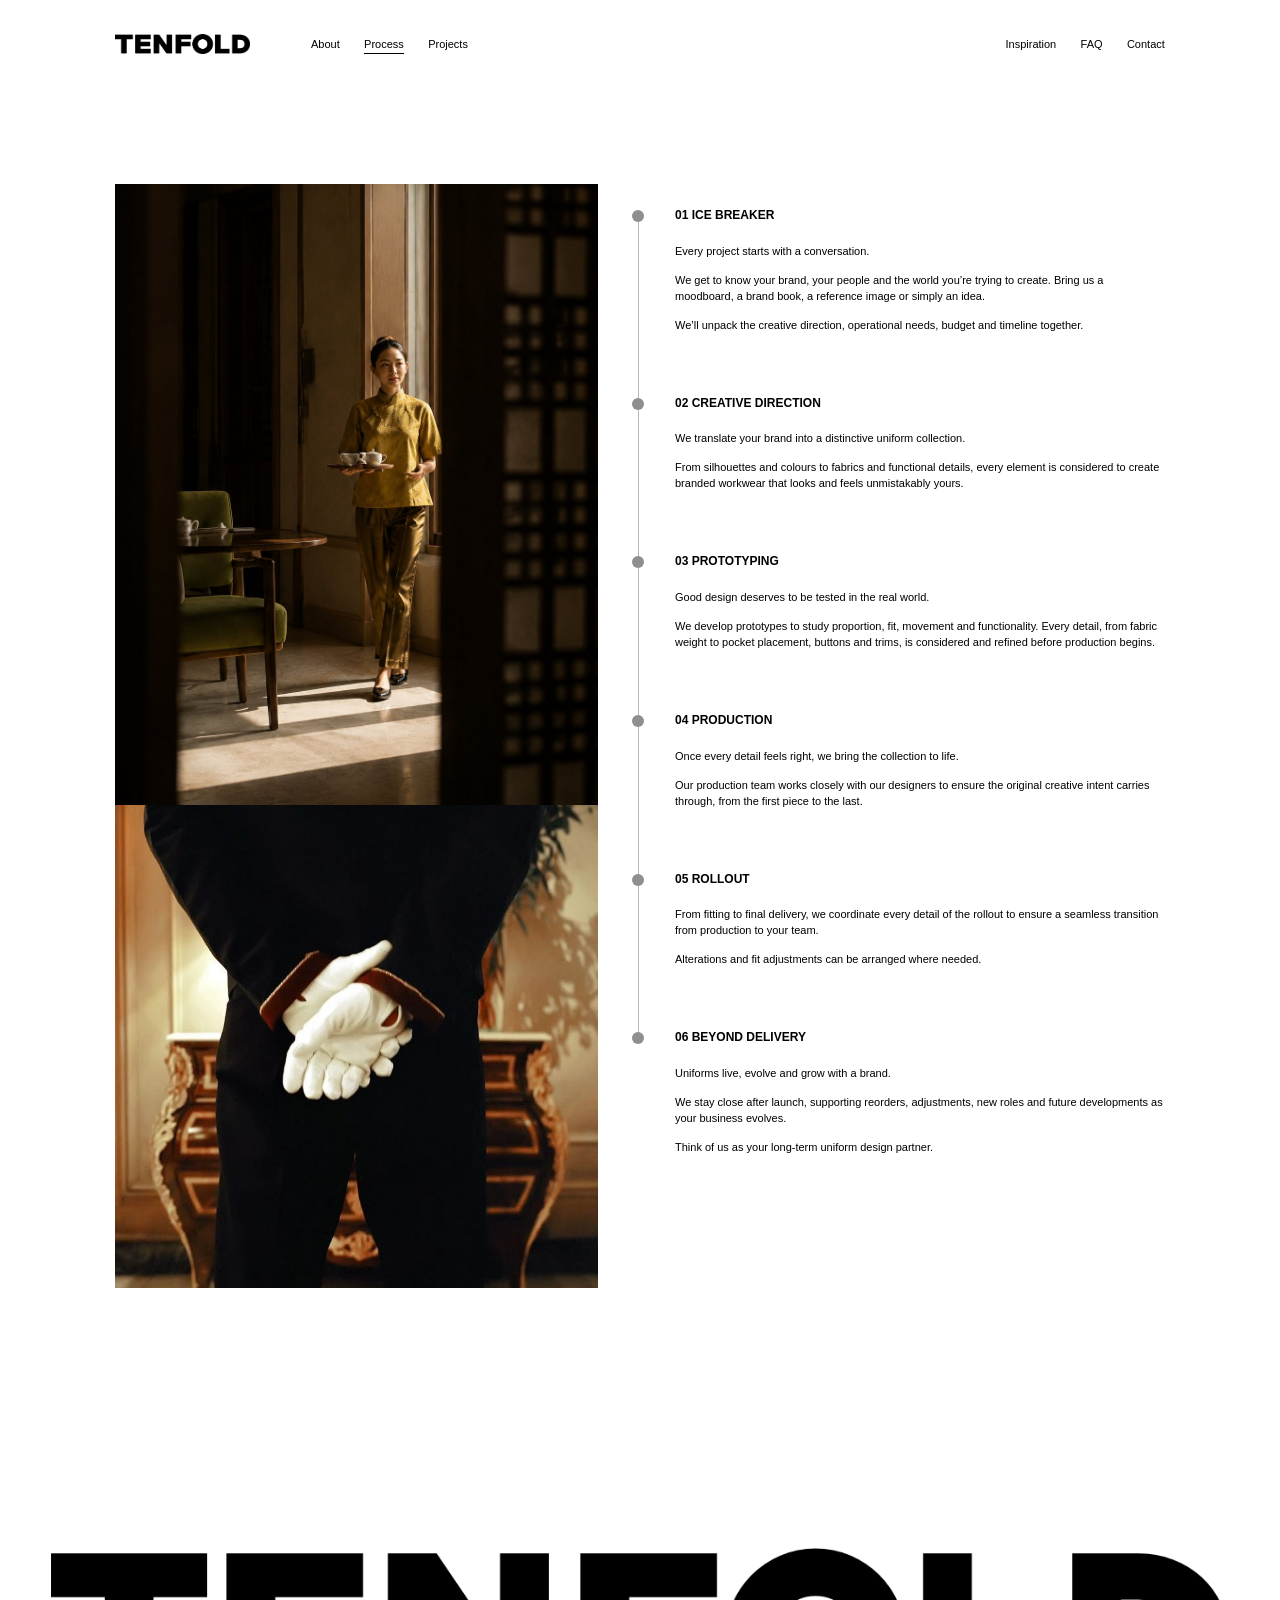
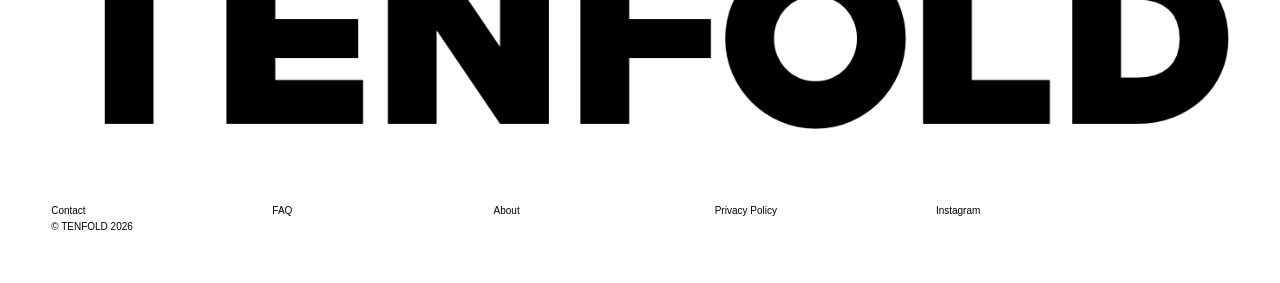
<file: process.html>
<!DOCTYPE html>
<html lang="en">
<head>
  <meta charset="utf-8" />
  <meta name="viewport" content="width=device-width, initial-scale=1" />
  <title>Process — TENFOLD</title>
  <meta name="description" content="From ice breaker to beyond delivery: the six stages of a Tenfold uniform project." />
  <meta property="og:title" content="Process — TENFOLD" />
  <meta property="og:description" content="From ice breaker to beyond delivery: the six stages of a Tenfold uniform project." />
  <meta property="og:image" content="assets/img/process-01.jpg" />
  <link rel="icon" href="data:image/svg+xml,%3Csvg xmlns='http://www.w3.org/2000/svg' viewBox='0 0 32 32'%3E%3Crect width='32' height='32' fill='%23fff'/%3E%3Cpath d='M7 8h18v4h-7v12h-4V12H7z' fill='%23000'/%3E%3C/svg%3E" />
  <link rel="stylesheet" href="css/style.css?v=202610122246" />
</head>
<body data-page="process">

  <!-- ===================== TOP MENU — fixed, stays in place on scroll ===================== -->
  <header class="nav" id="nav">
    <a class="nav__logo" href="index.html" aria-label="Tenfold — home"><img src="assets/img/logo-black.png" alt="TENFOLD" width="1358" height="209" /></a>
    <nav class="nav__group nav__group--left" aria-label="Primary">
      <a href="about.html" data-page="about">About</a>
      <a href="process.html" data-page="process" aria-current="page">Process</a>
      <a href="projects.html" data-page="projects">Projects</a>
    </nav>
    <nav class="nav__group nav__group--right" aria-label="Secondary">
      <a href="inspiration.html" data-page="inspiration">Inspiration</a>
      <a href="faq.html" data-page="faq">FAQ</a>
      <a href="contact.html" data-page="contact" data-open-contact>Contact</a>
    </nav>
    <button class="nav__burger" type="button" aria-label="Open menu" aria-expanded="false" data-menu-toggle><i></i><i></i></button>
  </header>

  <!-- Mobile menu -->
  <div class="menu" id="menu" aria-hidden="true">
    <a href="index.html" data-page="home" data-menu-close>Home</a>
    <a href="about.html" data-page="about" data-menu-close>About</a>
    <a href="process.html" data-page="process" data-menu-close>Process</a>
    <a href="projects.html" data-page="projects" data-menu-close>Projects</a>
    <a href="inspiration.html" data-page="inspiration" data-menu-close>Inspiration</a>
    <a href="faq.html" data-page="faq" data-menu-close>FAQ</a>
    <button type="button" data-open-contact>Contact</button>
  </div>

  <main id="top">

    <!-- ===================== PROCESS — images left, timeline right ===================== -->
    <section class="process" aria-label="Our process">
      <div class="process__media">
        <figure><img src="assets/img/process-01.jpg" alt="A hotel attendant in a yellow uniform carrying a tray through a guest room" /></figure>
        <figure><img src="assets/img/process-02.jpg" alt="A doorman&rsquo;s white gloves held behind the back" loading="lazy" /></figure>
      </div>
      <ol class="steps">
        <li class="step"><h3>01 Ice breaker</h3><p>Every project starts with a conversation.</p><p>We get to know your brand, your people and the world you&rsquo;re trying to create. Bring us a moodboard, a brand book, a reference image or simply an idea.</p><p>We&rsquo;ll unpack the creative direction, operational needs, budget and timeline together.</p></li>
        <li class="step"><h3>02 Creative direction</h3><p>We translate your brand into a distinctive uniform collection.</p><p>From silhouettes and colours to fabrics and functional details, every element is considered to create branded workwear that looks and feels unmistakably yours.</p></li>
        <li class="step"><h3>03 Prototyping</h3><p>Good design deserves to be tested in the real world.</p><p>We develop prototypes to study proportion, fit, movement and functionality. Every detail, from fabric weight to pocket placement, buttons and trims, is considered and refined before production begins.</p></li>
        <li class="step"><h3>04 Production</h3><p>Once every detail feels right, we bring the collection to life.</p><p>Our production team works closely with our designers to ensure the original creative intent carries through, from the first piece to the last.</p></li>
        <li class="step"><h3>05 Rollout</h3><p>From fitting to final delivery, we coordinate every detail of the rollout to ensure a seamless transition from production to your team.</p><p>Alterations and fit adjustments can be arranged where needed.</p></li>
        <li class="step"><h3>06 Beyond delivery</h3><p>Uniforms live, evolve and grow with a brand.</p><p>We stay close after launch, supporting reorders, adjustments, new roles and future developments as your business evolves.</p><p>Think of us as your long-term uniform design partner.</p></li>
      </ol>
    </section>

  </main>

  <!-- ===================== WORDMARK + FOOTER ===================== -->
  <footer class="footer footer--page">
    <a class="wordmark" href="index.html" aria-label="Tenfold — home"><img src="assets/img/logo-black.png" alt="TENFOLD" width="1358" height="209" loading="lazy" /></a>
    <div class="footer__row">
      <div><a href="contact.html" data-open-contact>Contact</a><small>&copy; TENFOLD <span class="year"></span></small></div>
      <div><a href="faq.html">FAQ</a></div>
      <div><a href="about.html">About</a></div>
      <div><a href="#">Privacy Policy</a></div>
      <div><a href="https://www.instagram.com/" target="_blank" rel="noopener">Instagram</a></div>
    </div>
  </footer>

  <!-- ===================== CONTACT — pops out over the page ===================== -->
  <div class="veil" data-close-contact></div>
  <aside class="panel" id="contact-panel" role="dialog" aria-modal="true" aria-label="Contact us" aria-hidden="true">
    <div class="panel__head">
      <span>Contact us</span>
      <button type="button" class="panel__close" data-close-contact>Close</button>
    </div>
    <form class="form" id="form-contact" novalidate>
        <div class="form__row">
          <div class="field"><label class="sr-only" for="c-first">First name</label><input id="c-first" name="first_name" type="text" placeholder="First name *" autocomplete="given-name" required /></div>
          <div class="field"><label class="sr-only" for="c-last">Last name</label><input id="c-last" name="last_name" type="text" placeholder="Last name *" autocomplete="family-name" required /></div>
        </div>
        <div class="form__row">
          <div class="field"><label class="sr-only" for="c-email">Email</label><input id="c-email" name="email" type="email" placeholder="Email *" autocomplete="email" required /></div>
          <div class="field"><label class="sr-only" for="c-phone">Phone</label><input id="c-phone" name="phone" type="tel" placeholder="Phone" autocomplete="tel" /></div>
        </div>
        <div class="form__row form__row--1">
          <div class="field"><label class="sr-only" for="c-subject">Choose subject</label>
            <select id="c-subject" name="subject">
              <option value="">Choose subject</option>
              <option>New uniform project</option>
              <option>Reorder or alterations</option>
              <option>Press &amp; collaborations</option>
              <option>General enquiry</option>
            </select>
          </div>
        </div>
        <div class="form__row form__row--1">
          <div class="field"><label class="sr-only" for="c-msg">Message</label><textarea id="c-msg" name="message" rows="1" placeholder="Message *" required></textarea></div>
        </div>
        <button type="submit" class="btn-send">Send</button>
        <p class="form__note">* Required fields</p>
        <p class="form__ok" role="status" aria-live="polite"></p>
      </form>
    <dl class="panel__details">
        <dt>Tel</dt>
        <dd><a href="tel:+6569100263">+65 6910 0263</a><br />From Monday to Friday from 9 am to 6 pm SGT, excluding holidays.</dd>
        <dt>WhatsApp</dt>
        <dd><a href="https://wa.me/6569100263" target="_blank" rel="noopener">+65 6910 0263</a></dd>
        <dt>Email</dt>
        <dd><a href="mailto:industries.tenfold@gmail.com">industries.tenfold@gmail.com</a></dd>
        <dt>Atelier</dt>
        <dd>16 Shaw Road, #02-10<br />Singapore 367954<br />By appointment only.</dd>
      </dl>
  </aside>

  <script src="js/main.js?v=202610122246" defer></script>
</body>
</html>
</file>
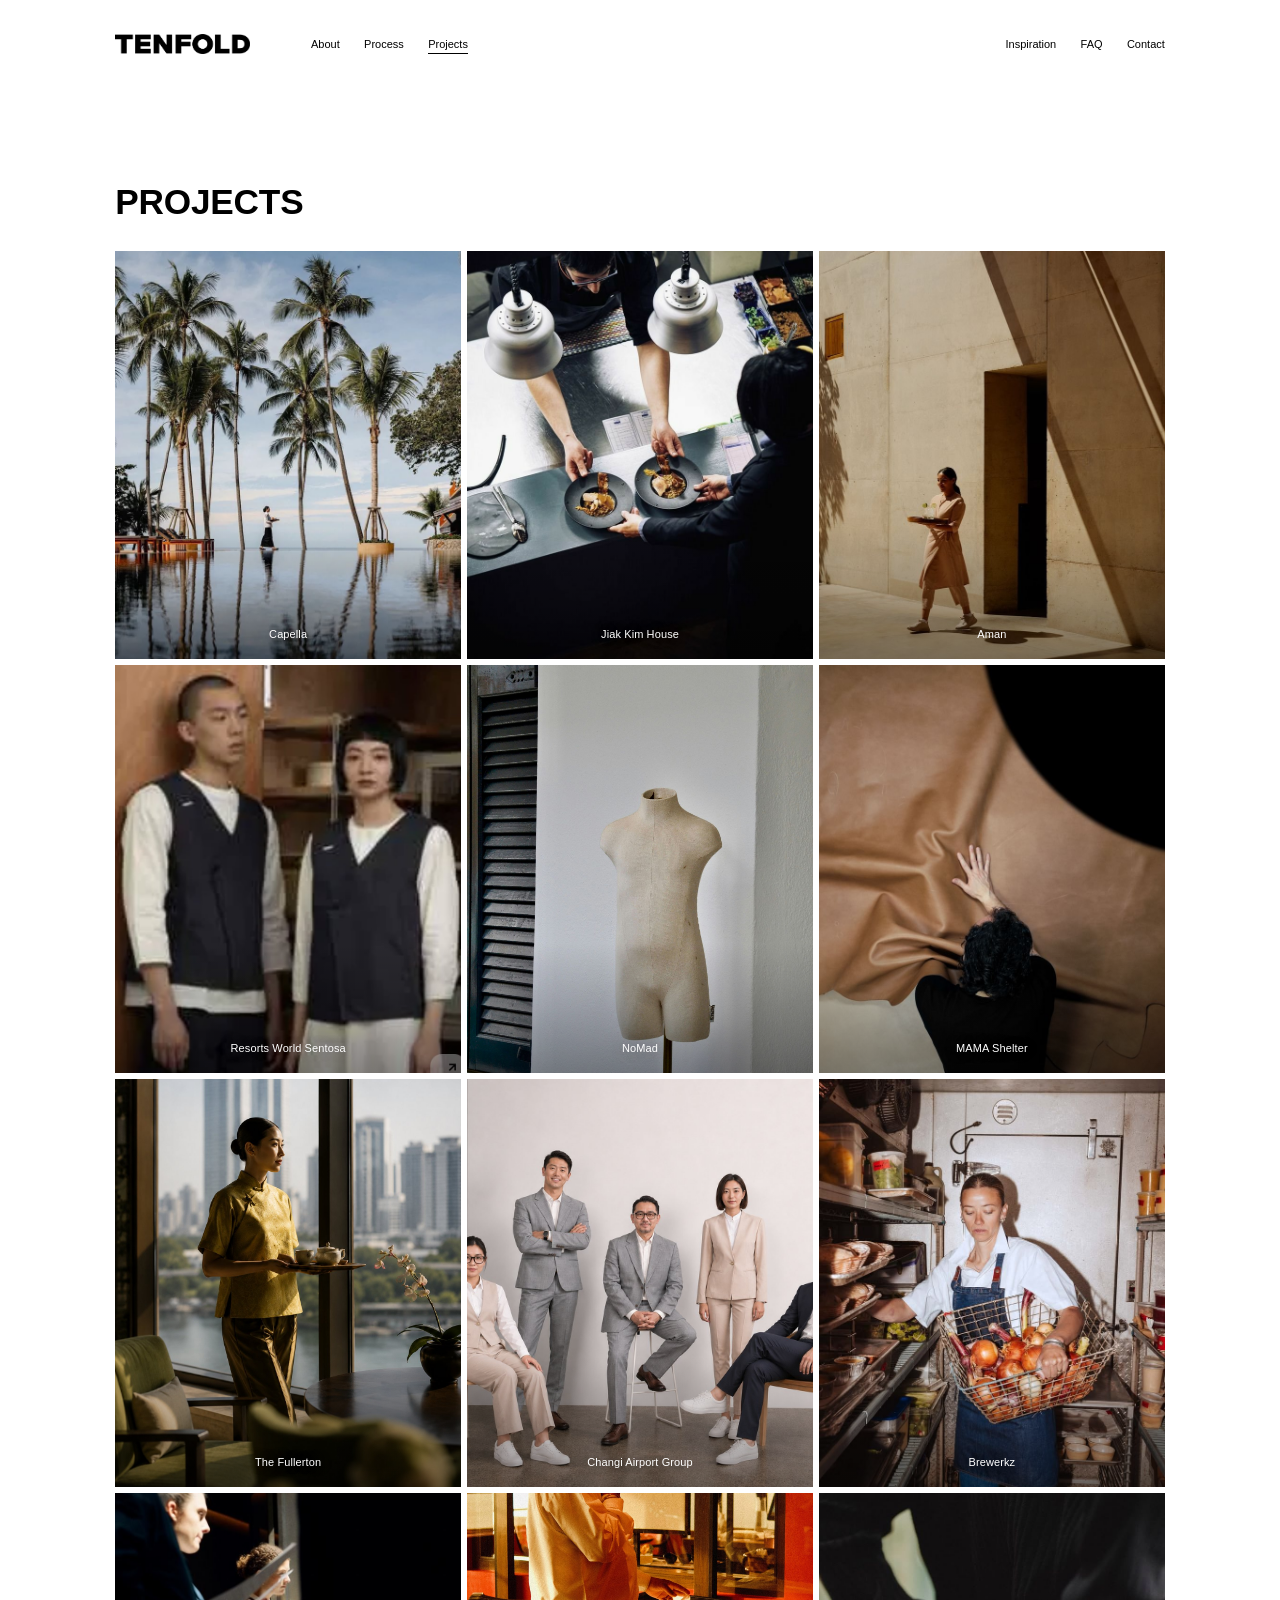
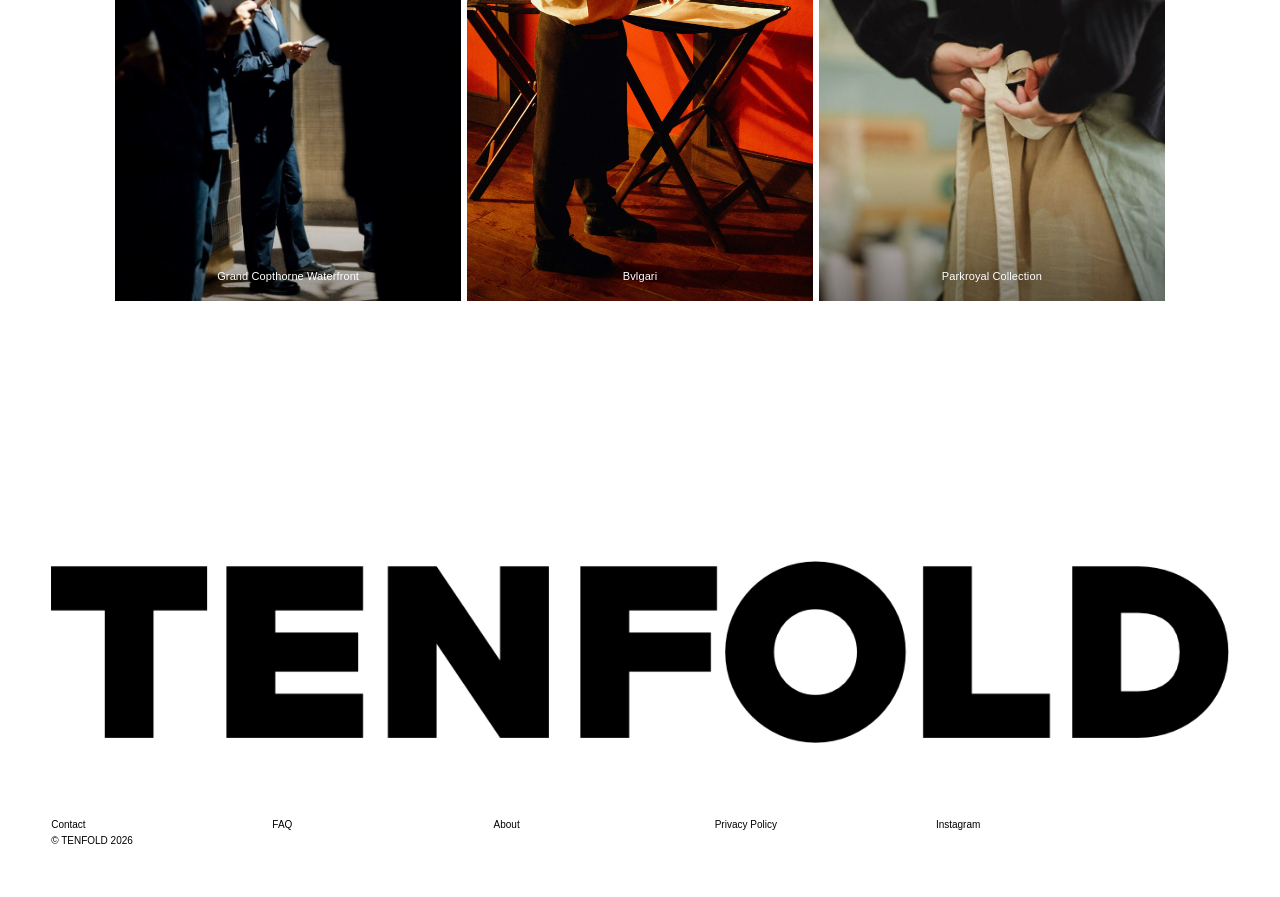
<file: projects.html>
<!DOCTYPE html>
<html lang="en">
<head>
  <meta charset="utf-8" />
  <meta name="viewport" content="width=device-width, initial-scale=1" />
  <title>Projects — TENFOLD</title>
  <meta name="description" content="Uniform collections for hotels, restaurants, bars and corporate teams." />
  <meta property="og:title" content="Projects — TENFOLD" />
  <meta property="og:description" content="Uniform collections for hotels, restaurants, bars and corporate teams." />
  <meta property="og:image" content="assets/img/grid-capella.jpg" />
  <link rel="icon" href="data:image/svg+xml,%3Csvg xmlns='http://www.w3.org/2000/svg' viewBox='0 0 32 32'%3E%3Crect width='32' height='32' fill='%23fff'/%3E%3Cpath d='M7 8h18v4h-7v12h-4V12H7z' fill='%23000'/%3E%3C/svg%3E" />
  <link rel="stylesheet" href="css/style.css?v=202610122246" />
</head>
<body data-page="projects">

  <!-- ===================== TOP MENU — fixed, stays in place on scroll ===================== -->
  <header class="nav" id="nav">
    <a class="nav__logo" href="index.html" aria-label="Tenfold — home"><img src="assets/img/logo-black.png" alt="TENFOLD" width="1358" height="209" /></a>
    <nav class="nav__group nav__group--left" aria-label="Primary">
      <a href="about.html" data-page="about">About</a>
      <a href="process.html" data-page="process">Process</a>
      <a href="projects.html" data-page="projects" aria-current="page">Projects</a>
    </nav>
    <nav class="nav__group nav__group--right" aria-label="Secondary">
      <a href="inspiration.html" data-page="inspiration">Inspiration</a>
      <a href="faq.html" data-page="faq">FAQ</a>
      <a href="contact.html" data-page="contact" data-open-contact>Contact</a>
    </nav>
    <button class="nav__burger" type="button" aria-label="Open menu" aria-expanded="false" data-menu-toggle><i></i><i></i></button>
  </header>

  <!-- Mobile menu -->
  <div class="menu" id="menu" aria-hidden="true">
    <a href="index.html" data-page="home" data-menu-close>Home</a>
    <a href="about.html" data-page="about" data-menu-close>About</a>
    <a href="process.html" data-page="process" data-menu-close>Process</a>
    <a href="projects.html" data-page="projects" data-menu-close>Projects</a>
    <a href="inspiration.html" data-page="inspiration" data-menu-close>Inspiration</a>
    <a href="faq.html" data-page="faq" data-menu-close>FAQ</a>
    <button type="button" data-open-contact>Contact</button>
  </div>

  <main id="top">

    <header class="page-head"><h1 class="h-big">Projects</h1></header>

    <!-- ===================== PHONEBOOK GRID — images fill the page ===================== -->
    <section class="grid" aria-label="Projects">
      <a class="tile" href="contact.html" data-open-contact><img src="assets/img/grid-capella.jpg" alt="Poolside at a resort, palms against the sea" loading="lazy" /><span>Capella</span></a>
      <a class="tile" href="contact.html" data-open-contact><img src="assets/img/grid-jiakkim.jpg" alt="Chefs plating at the pass" loading="lazy" /><span>Jiak Kim House</span></a>
      <a class="tile" href="contact.html" data-open-contact><img src="assets/img/grid-aman.jpg" alt="A member of staff walking through a sunlit courtyard" loading="lazy" /><span>Aman</span></a>
      <a class="tile" href="contact.html" data-open-contact><img src="assets/img/grid-rws.jpg" alt="Two team members in matching vests" loading="lazy" /><span>Resorts World Sentosa</span></a>
      <a class="tile" href="contact.html" data-open-contact><img src="assets/img/blankcanvas-lg.jpg" alt="Dress form in the atelier" loading="lazy" /><span>NoMad</span></a>
      <a class="tile" href="contact.html" data-open-contact><img src="assets/img/grid-mama.jpg" alt="Hands working a sheet of leather" loading="lazy" /><span>MAMA Shelter</span></a>
      <a class="tile" href="contact.html" data-open-contact><img src="assets/img/proj-hotel.jpg" alt="Hotel attendant in a yellow uniform" loading="lazy" /><span>The Fullerton</span></a>
      <a class="tile" href="contact.html" data-open-contact><img src="assets/img/proj-suits.jpg" alt="Team in tailored suiting" loading="lazy" /><span>Changi Airport Group</span></a>
      <a class="tile" href="contact.html" data-open-contact><img src="assets/img/proj-chef.jpg" alt="Chef carrying produce through the kitchen" loading="lazy" /><span>Brewerkz</span></a>
      <a class="tile" href="contact.html" data-open-contact><img src="assets/img/proj-saintpeter.jpg" alt="Front-of-house uniform" loading="lazy" /><span>Grand Copthorne Waterfront</span></a>
      <a class="tile" href="contact.html" data-open-contact><img src="assets/img/proj-bar.jpg" alt="Bartender at a lit back bar" loading="lazy" /><span>Bvlgari</span></a>
      <a class="tile" href="contact.html" data-open-contact><img src="assets/img/proj-service.jpg" alt="Server in a white apron" loading="lazy" /><span>Parkroyal Collection</span></a>
    </section>

  </main>

  <!-- ===================== WORDMARK + FOOTER ===================== -->
  <footer class="footer footer--page">
    <a class="wordmark" href="index.html" aria-label="Tenfold — home"><img src="assets/img/logo-black.png" alt="TENFOLD" width="1358" height="209" loading="lazy" /></a>
    <div class="footer__row">
      <div><a href="contact.html" data-open-contact>Contact</a><small>&copy; TENFOLD <span class="year"></span></small></div>
      <div><a href="faq.html">FAQ</a></div>
      <div><a href="about.html">About</a></div>
      <div><a href="#">Privacy Policy</a></div>
      <div><a href="https://www.instagram.com/" target="_blank" rel="noopener">Instagram</a></div>
    </div>
  </footer>

  <!-- ===================== CONTACT — pops out over the page ===================== -->
  <div class="veil" data-close-contact></div>
  <aside class="panel" id="contact-panel" role="dialog" aria-modal="true" aria-label="Contact us" aria-hidden="true">
    <div class="panel__head">
      <span>Contact us</span>
      <button type="button" class="panel__close" data-close-contact>Close</button>
    </div>
    <form class="form" id="form-contact" novalidate>
        <div class="form__row">
          <div class="field"><label class="sr-only" for="c-first">First name</label><input id="c-first" name="first_name" type="text" placeholder="First name *" autocomplete="given-name" required /></div>
          <div class="field"><label class="sr-only" for="c-last">Last name</label><input id="c-last" name="last_name" type="text" placeholder="Last name *" autocomplete="family-name" required /></div>
        </div>
        <div class="form__row">
          <div class="field"><label class="sr-only" for="c-email">Email</label><input id="c-email" name="email" type="email" placeholder="Email *" autocomplete="email" required /></div>
          <div class="field"><label class="sr-only" for="c-phone">Phone</label><input id="c-phone" name="phone" type="tel" placeholder="Phone" autocomplete="tel" /></div>
        </div>
        <div class="form__row form__row--1">
          <div class="field"><label class="sr-only" for="c-subject">Choose subject</label>
            <select id="c-subject" name="subject">
              <option value="">Choose subject</option>
              <option>New uniform project</option>
              <option>Reorder or alterations</option>
              <option>Press &amp; collaborations</option>
              <option>General enquiry</option>
            </select>
          </div>
        </div>
        <div class="form__row form__row--1">
          <div class="field"><label class="sr-only" for="c-msg">Message</label><textarea id="c-msg" name="message" rows="1" placeholder="Message *" required></textarea></div>
        </div>
        <button type="submit" class="btn-send">Send</button>
        <p class="form__note">* Required fields</p>
        <p class="form__ok" role="status" aria-live="polite"></p>
      </form>
    <dl class="panel__details">
        <dt>Tel</dt>
        <dd><a href="tel:+6569100263">+65 6910 0263</a><br />From Monday to Friday from 9 am to 6 pm SGT, excluding holidays.</dd>
        <dt>WhatsApp</dt>
        <dd><a href="https://wa.me/6569100263" target="_blank" rel="noopener">+65 6910 0263</a></dd>
        <dt>Email</dt>
        <dd><a href="mailto:industries.tenfold@gmail.com">industries.tenfold@gmail.com</a></dd>
        <dt>Atelier</dt>
        <dd>16 Shaw Road, #02-10<br />Singapore 367954<br />By appointment only.</dd>
      </dl>
  </aside>

  <script src="js/main.js?v=202610122246" defer></script>
</body>
</html>
</file>
<file: css/style.css>
/* =====================================================================
   TENFOLD — Website 2.0
   Built to the client brief (TENFOLD WEBSITE 2.0): white background,
   black type, Helvetica Neue throughout, sticky top menu, phonebook
   image grid, logo carousel, "What inspires us" carousel, giant
   wordmark footer, slide-in contact panel.
   ===================================================================== */

:root {
  --black: #000;
  --white: #fff;
  --grey: #8c8c8c;
  --grey-dark: #5a5a5a;
  --line: #cfcfcf;
  --line-soft: #e6e6e6;

  --font: "Helvetica Neue", Helvetica, Arial, sans-serif;

  /* page margin — the brief sits content at ~10% from each edge */
  --m: clamp(20px, 9vw, 150px);
  --nav-h: 88px;
  --gap: 6px;

  --ease: cubic-bezier(0.22, 0.61, 0.36, 1);
}

/* ---------- reset ---------- */
*, *::before, *::after { box-sizing: border-box; }
html { -webkit-text-size-adjust: 100%; scroll-behavior: smooth; }
body {
  margin: 0;
  font-family: var(--font);
  font-weight: 400;
  font-size: 12px;
  line-height: 1.45;
  color: var(--black);
  background: var(--white);
  -webkit-font-smoothing: antialiased;
  -moz-osx-font-smoothing: grayscale;
  overflow-x: hidden;
}
img, video { display: block; max-width: 100%; height: auto; }
a { color: inherit; text-decoration: none; }
button { font: inherit; color: inherit; background: none; border: 0; cursor: pointer; padding: 0; }
h1, h2, h3, h4, p, figure, ol, ul, address { margin: 0; }
ol, ul { padding: 0; list-style: none; }
address { font-style: normal; }
::selection { background: var(--black); color: var(--white); }
.sr-only { position: absolute; width: 1px; height: 1px; overflow: hidden; clip: rect(0 0 0 0); white-space: nowrap; }

/* ---------- type ---------- */
.h-big {                      /* "WHAT INSPIRES US", "IT'S ALL ABOUT PEOPLE" */
  font-weight: 700;
  font-size: clamp(26px, 2.75vw, 40px);
  line-height: 1.05;
  letter-spacing: -0.005em;
  text-transform: uppercase;
}
.h-small {                    /* "WELCOME TO THE NEW ERA OF UNIFORMS" */
  font-weight: 700;
  font-size: 15px;
  line-height: 1.25;
  text-transform: uppercase;
}
.copy { font-size: 12px; line-height: 1.5; }
.copy p + p { margin-top: 1em; }
.link-u {                     /* "Let's collaborate" */
  display: inline-block;
  font-size: 12px;
  padding-bottom: 3px;
  border-bottom: 1px solid var(--black);
  transition: opacity 0.3s;
}
.link-u:hover { opacity: 0.55; }

/* =====================================================================
   NAV — stays fixed while the page scrolls
   ===================================================================== */
.nav {
  position: fixed; top: 0; left: 0; right: 0; z-index: 60;
  height: var(--nav-h);
  display: flex; align-items: center;
  padding: 0 var(--m);
  background: var(--white);
}
.nav__logo { display: block; width: clamp(96px, 10.5vw, 152px); flex: 0 0 auto; }
.nav__logo img { width: 100%; height: auto; }
.nav__group { display: flex; gap: clamp(16px, 1.9vw, 28px); }
.nav__group--left { margin-left: clamp(28px, 4.8vw, 70px); }
.nav__group--right { margin-left: auto; }
.nav a:not(.nav__logo), .nav__link {
  font-size: 11px; line-height: 1; padding: 6px 0; position: relative; white-space: nowrap;
}
.nav a:not(.nav__logo)::after, .nav__link::after {
  content: ""; position: absolute; left: 0; right: 0; bottom: 2px; height: 1px;
  background: currentColor; transform: scaleX(0); transform-origin: left;
  transition: transform 0.4s var(--ease);
}
.nav a:not(.nav__logo):hover::after, .nav a.is-active::after, .nav__link:hover::after { transform: scaleX(1); }

.nav__burger { display: none; margin-left: auto; width: 36px; height: 36px; position: relative; }
.nav__burger i { position: absolute; left: 6px; right: 6px; height: 1px; background: var(--black); transition: transform 0.35s var(--ease), top 0.35s var(--ease); }
.nav__burger i:nth-child(1) { top: 13px; }
.nav__burger i:nth-child(2) { top: 22px; }
.nav__burger[aria-expanded="true"] i:nth-child(1) { top: 18px; transform: rotate(45deg); }
.nav__burger[aria-expanded="true"] i:nth-child(2) { top: 18px; transform: rotate(-45deg); }

.menu {
  position: fixed; inset: 0; z-index: 55; background: var(--white);
  display: flex; flex-direction: column; justify-content: center; gap: 18px;
  padding: var(--nav-h) var(--m) 40px;
  opacity: 0; pointer-events: none; transition: opacity 0.4s var(--ease);
}
.menu.is-open { opacity: 1; pointer-events: auto; }
.menu a, .menu button { font-size: 22px; font-weight: 700; text-transform: uppercase; text-align: left; line-height: 1; }
body.is-locked { overflow: hidden; }

/* =====================================================================
   LANDING — hero (copy bottom-left, image right)
   ===================================================================== */
.hero {
  padding: calc(var(--nav-h) + 16px) var(--m) 0;
  display: grid;
  grid-template-columns: 41% 59%;
  align-items: end;
}
.hero__copy { padding: 0 24px 32px 18px; }
.hero__copy .h-small { margin-bottom: 8px; }
.hero__copy p { font-size: 11px; line-height: 1.4; max-width: 440px; }

.hero__media {
  position: relative; overflow: hidden; background: #f2f2f2;
  aspect-ratio: 390 / 308;
}
.hero__media img, .hero__media video {
  position: absolute; inset: 0; width: 100%; height: 100%; object-fit: cover;
  opacity: 0; transition: opacity 1.4s var(--ease);
}
.hero__media img.is-active, .hero__media video.is-active { opacity: 1; }

/* =====================================================================
   PHONEBOOK GRID — 3 across, tight gaps, caption bottom-centre
   ===================================================================== */
.grid {
  display: grid; grid-template-columns: repeat(3, 1fr); gap: var(--gap);
  margin: 36px var(--m) 0;
}
.tile { position: relative; overflow: hidden; background: #ededed; aspect-ratio: 50 / 59; display: block; }
.tile img { width: 100%; height: 100%; object-fit: cover; transition: transform 1.2s var(--ease); }
.tile:hover img { transform: scale(1.03); }
.tile::after {                 /* soft base so white captions read on bright photos */
  content: ""; position: absolute; left: 0; right: 0; bottom: 0; height: 32%;
  background: linear-gradient(to top, rgba(0, 0, 0, 0.38), rgba(0, 0, 0, 0));
  pointer-events: none;
}
.tile figcaption, .tile span {
  position: absolute; left: 12px; right: 12px; bottom: 18px; z-index: 1;
  text-align: center; color: var(--white); font-size: 11px; line-height: 1.2;
  letter-spacing: 0.01em; text-shadow: 0 0 14px rgba(0, 0, 0, 0.35);
}

/* =====================================================================
   CLIENT LOGO CAROUSEL — continuous marquee
   Replace the text placeholders in .clients__item with client SVG/PNG
   logos (keep them ~70px wide, greyscale) when supplied.
   ===================================================================== */
.clients { padding: 150px 0 0; overflow: hidden; }
.clients__track { display: flex; width: max-content; animation: marquee 48s linear infinite; }
.clients:hover .clients__track { animation-play-state: paused; }
.clients__list { display: flex; align-items: center; gap: clamp(56px, 7.6vw, 110px); padding-right: clamp(56px, 7.6vw, 110px); flex: 0 0 auto; }
.clients__item {
  display: flex; align-items: center; justify-content: center;
  height: 34px; min-width: 70px; white-space: nowrap;
  font-size: 10px; font-weight: 500; letter-spacing: 0.22em; text-transform: uppercase; color: #333;
}
.clients__item img { height: 100%; width: auto; filter: grayscale(1); }
@keyframes marquee { from { transform: translateX(0); } to { transform: translateX(-50%); } }

/* =====================================================================
   WHAT INSPIRES US — horizontal carousel, items top-aligned
   ===================================================================== */
.inspire { padding: 250px var(--m) 0; }
.inspire--page { padding-top: calc(var(--nav-h) + 96px); }
.inspire__head { display: flex; align-items: flex-end; justify-content: space-between; margin-bottom: 30px; }
.inspire__arrows { display: flex; gap: 14px; padding-bottom: 6px; }
.inspire__arrows button { font-size: 18px; line-height: 1; width: 20px; height: 20px; display: grid; place-items: center; transition: opacity 0.3s; }
.inspire__arrows button:hover { opacity: 0.5; }

.carousel {
  display: flex; gap: 9px; align-items: flex-start;
  overflow-x: auto; scroll-snap-type: x mandatory; scroll-behavior: smooth;
  scrollbar-width: none; -ms-overflow-style: none;
  margin-right: calc(-1 * var(--m)); padding-right: var(--m);
}
.carousel::-webkit-scrollbar { display: none; }
.card { flex: 0 0 clamp(170px, 17.2vw, 248px); scroll-snap-align: start; }
.card figure { overflow: hidden; background: #ededed; aspect-ratio: 4 / 5; }
.card.is-short figure { aspect-ratio: 5 / 4; }
.card.is-tall figure { aspect-ratio: 7 / 10; }
.card img { width: 100%; height: 100%; object-fit: cover; }
.card figcaption, .card__cap { margin-top: 10px; font-size: 9px; line-height: 1.35; color: var(--black); }
.card__cap span { display: block; }

/* =====================================================================
   WORDMARK + FOOTER
   ===================================================================== */
.footer { padding: 88px 0 48px; }
.footer--about, .footer--page { padding-top: 260px; }
.wordmark { display: block; width: 92%; margin: 0 auto; }
.wordmark img { width: 100%; height: auto; }
.footer__row {
  display: grid; grid-template-columns: repeat(5, 18%);
  padding: 74px 0 0 4vw; font-size: 10px; line-height: 1.6;
}
.footer__row a:hover { text-decoration: underline; text-underline-offset: 3px; }
.footer__row small { display: block; font-size: 10px; }

/* =====================================================================
   ABOUT
   ===================================================================== */
.about {
  padding: calc(var(--nav-h) + 68px) var(--m) 0;
  display: grid; grid-template-columns: 38% 46%; justify-content: space-between;
  align-items: start;
}
.about__text { padding-top: 44px; }
.about__text .h-big { margin-bottom: 40px; white-space: nowrap; }  /* one line, overhangs the copy column as in the brief */
.about__text .copy { text-align: justify; hyphens: auto; }
.about__text .link-u { margin-top: 150px; }
.about__media { aspect-ratio: 2 / 3; overflow: hidden; background: #ededed; }
.about__media img { width: 100%; height: 100%; object-fit: cover; }

/* =====================================================================
   PROCESS — two stacked images left, timeline right
   ===================================================================== */
.process {
  padding: calc(var(--nav-h) + 96px) var(--m) 0;
  display: grid; grid-template-columns: 46% 1fr; column-gap: 46px; align-items: start;
}
.process__media figure { overflow: hidden; background: #ededed; }
.process__media figure:first-child { aspect-ratio: 7 / 9; }
.process__media figure:last-child { aspect-ratio: 1 / 1; }
.process__media img { width: 100%; height: 100%; object-fit: cover; }

.steps { position: relative; padding: 24px 0 0 31px; }
.step { position: relative; padding-bottom: 62px; }
.step:last-child { padding-bottom: 0; }
.step::before {                              /* connecting line */
  content: ""; position: absolute; left: -37.5px; top: 8px; bottom: -8px; width: 1px; background: #b8b8b8;
}
.step:last-child::before { display: none; }
.step::after {                               /* dot */
  content: ""; position: absolute; left: -43px; top: 2px; width: 12px; height: 12px; border-radius: 50%; background: #8f8f8f;
}
.step h3 { font-size: 12px; font-weight: 700; text-transform: uppercase; line-height: 1.3; margin-bottom: 20px; }
.step p { font-size: 11px; line-height: 1.45; max-width: 560px; }
.step p + p { margin-top: 1.2em; }

/* =====================================================================
   PROJECTS / INSPIRATION / FAQ pages
   ===================================================================== */
.page-head { padding: calc(var(--nav-h) + 96px) var(--m) 0; }
.page-head + .grid { margin-top: 30px; }

.faq { padding: calc(var(--nav-h) + 96px) var(--m) 0; display: grid; grid-template-columns: 38% 46%; justify-content: space-between; }
.faq .h-big { margin-bottom: 40px; }
.faq details { border-top: 1px solid var(--line-soft); }
.faq details:last-child { border-bottom: 1px solid var(--line-soft); }
.faq summary {
  list-style: none; cursor: pointer; display: flex; justify-content: space-between; gap: 24px;
  padding: 18px 0; font-size: 12px; font-weight: 700; text-transform: uppercase;
}
.faq summary::-webkit-details-marker { display: none; }
.faq summary::after { content: "+"; font-weight: 400; font-size: 16px; line-height: 1; }
.faq details[open] summary::after { content: "–"; }
.faq details p { padding: 0 0 20px; font-size: 12px; line-height: 1.5; max-width: 520px; }

/* inline contact form (contact.html fallback) */
.contact-page { padding: calc(var(--nav-h) + 96px) var(--m) 0; display: grid; grid-template-columns: 38% 46%; justify-content: space-between; }
.contact-page .h-big { margin-bottom: 40px; }
.contact-page .form { margin-top: 0; }

/* =====================================================================
   CONTACT PANEL — pops out over the page, no page load
   ===================================================================== */
.veil {
  position: fixed; inset: 0; z-index: 65; background: rgba(255, 255, 255, 0.72);
  opacity: 0; pointer-events: none; transition: opacity 0.5s var(--ease);
}
.panel {
  position: fixed; top: 0; right: 0; bottom: 0; z-index: 70;
  width: min(540px, 100%); background: var(--white);
  padding: calc(var(--nav-h) / 2 - 8px) 48px 48px;
  overflow-y: auto;
  transform: translateX(100%); transition: transform 0.6s var(--ease);
}
body.panel-open .veil { opacity: 1; pointer-events: auto; }
body.panel-open .panel { transform: none; }
.panel__head { display: flex; justify-content: space-between; align-items: center; font-size: 11px; height: 16px; }
.panel__close { font-size: 11px; transition: opacity 0.3s; }
.panel__close:hover { opacity: 0.5; }

.form { margin-top: 84px; }
.form__row { display: grid; grid-template-columns: 1fr 1fr; gap: 24px; margin-bottom: 30px; }
.form__row--1 { grid-template-columns: 1fr; }
.field { position: relative; }
.field input, .field select, .field textarea {
  display: block; width: 100%; font: inherit; font-size: 11px; color: var(--black);
  background: transparent; border: 0; border-bottom: 1px solid var(--line); border-radius: 0;
  padding: 8px 0; outline: none; resize: none;
  transition: border-color 0.3s;
}
.field input::placeholder, .field textarea::placeholder { color: #6f6f6f; opacity: 1; }
.field input:focus, .field select:focus, .field textarea:focus { border-bottom-color: var(--black); }
.field select {
  appearance: none; -webkit-appearance: none; color: #6f6f6f; padding-right: 20px;
  background: url("data:image/svg+xml,%3Csvg xmlns='http://www.w3.org/2000/svg' width='10' height='10' viewBox='0 0 10 10'%3E%3Cpath d='M2 3.5l3 3 3-3' fill='none' stroke='%23000' stroke-width='1'/%3E%3C/svg%3E") no-repeat right center;
}
.field select.has-value { color: var(--black); }
.field textarea { min-height: 34px; }
.btn-send {
  display: block; width: 100%; height: 44px; border: 1px solid var(--line);
  font-size: 11px; background: var(--white);
  transition: background 0.3s, color 0.3s, border-color 0.3s;
}
.btn-send:hover { background: var(--black); color: var(--white); border-color: var(--black); }
.form__note { margin-top: 12px; font-size: 10px; color: var(--grey-dark); }
.form__ok { margin-top: 10px; font-size: 11px; min-height: 1.4em; }
.form.is-sent .btn-send { pointer-events: none; opacity: 0.4; }

.panel__details { margin-top: 44px; font-size: 10px; line-height: 1.5; }
.panel__details dt { color: var(--black); }
.panel__details dd { margin: 0 0 16px; }
.panel__details a:hover { text-decoration: underline; text-underline-offset: 3px; }

/* =====================================================================
   RESPONSIVE
   ===================================================================== */
@media (max-width: 1024px) {
  :root { --m: clamp(20px, 6vw, 80px); }
  .about, .faq, .contact-page { grid-template-columns: 1fr 1fr; column-gap: 40px; }
  .process { grid-template-columns: 1fr 1fr; column-gap: 40px; }
}

@media (max-width: 820px) {
  :root { --nav-h: 64px; }
  .nav__group { display: none; }
  .nav__burger { display: block; }

  .hero { grid-template-columns: 1fr; padding-top: var(--nav-h); }
  .hero__media { order: 1; aspect-ratio: 4 / 5; }
  .hero__copy { order: 2; padding: 20px 0 0; }

  .grid { grid-template-columns: repeat(2, 1fr); gap: 4px; margin-top: 28px; }
  .clients { padding-top: 90px; }
  .inspire { padding-top: 120px; }
  .inspire--page { padding-top: calc(var(--nav-h) + 48px); }

  .footer { padding-top: 64px; }
  .footer--about, .footer--page { padding-top: 120px; }
  .footer__row { grid-template-columns: repeat(2, 1fr); gap: 14px 0; padding-top: 44px; }

  .about, .faq, .contact-page { grid-template-columns: 1fr; padding-top: calc(var(--nav-h) + 24px); }
  .about__media { order: -1; aspect-ratio: 4 / 5; margin-bottom: 28px; }
  .about__text { padding-top: 0; }
  .about__text .h-big { margin-bottom: 24px; white-space: normal; }
  .about__text .link-u { margin-top: 48px; }
  .faq .h-big, .contact-page .h-big { margin-bottom: 24px; }

  .process { grid-template-columns: 1fr; padding-top: calc(var(--nav-h) + 24px); row-gap: 40px; }
  .process__media { display: grid; grid-template-columns: 1fr 1fr; }
  .process__media figure:first-child, .process__media figure:last-child { aspect-ratio: 4 / 5; }
  .steps { padding-top: 0; }

  .page-head { padding-top: calc(var(--nav-h) + 24px); }
  .panel { padding: 24px 24px 40px; }
  .form { margin-top: 48px; }
  .form__row { grid-template-columns: 1fr; gap: 24px; margin-bottom: 24px; }
}

@media (prefers-reduced-motion: reduce) {
  html { scroll-behavior: auto; }
  .clients__track { animation: none; }
  .hero__media img, .hero__media video, .tile img, .panel, .veil { transition: none; }
}
</file>
